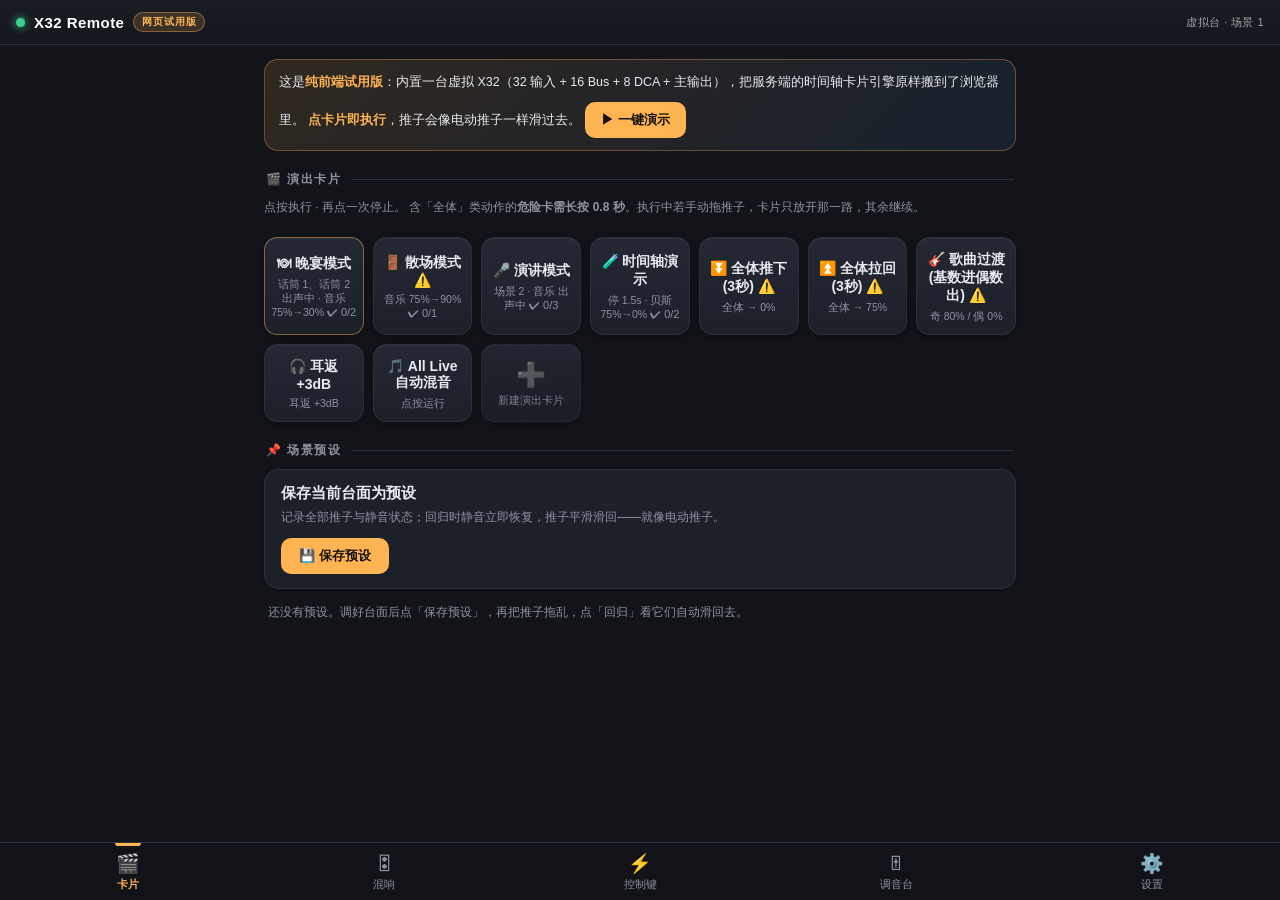
<file: outputs/X32Remote-WebDemo.html>
<!DOCTYPE html>
<html lang="zh-CN">
<head>
<meta charset="utf-8">
<meta name="viewport" content="width=device-width, initial-scale=1, maximum-scale=1, user-scalable=no">
<meta name="theme-color" content="#121419">
<meta name="mobile-web-app-capable" content="yes">
<meta name="apple-mobile-web-app-capable" content="yes">
<meta name="apple-mobile-web-app-status-bar-style" content="black-translucent">
<meta name="apple-mobile-web-app-title" content="X32 遥控试用">
<!-- ⚠️ CSP: 离线版没有服务端可加响应头，只能用 meta。本页是单文件内联 script+style，
     所以 script-src/style-src 必须开 'unsafe-inline'（拆成外部文件就能收紧）。
     frame-ancestors/base-uri/object-src 堵的是"被 iframe 套"和"改 base 标签劫持"这两类。 -->
<meta http-equiv="Content-Security-Policy"
      content="default-src 'self'; script-src 'self' 'unsafe-inline'; style-src 'self' 'unsafe-inline';
               img-src 'self' data:; connect-src 'self'; frame-ancestors 'self';
               object-src 'none'; base-uri 'self'">
<title>X32 Remote · 网页试用版</title>
<style>
  :root{--bg:#121419;--card:#1c2029;--card2:#232833;--txt:#e9ebf0;--sub:#8d93a0;
        --line:#2b303b;--accent:#ffb454;--accent2:#4da3ff;
        --green:#3ecf8e;--red:#ff6b6b;--track:#0d0f13}
  *{box-sizing:border-box;margin:0;padding:0}
  html,body{overscroll-behavior-y:contain}
  body{font-family:-apple-system,"Segoe UI","Microsoft YaHei",sans-serif;
       background:var(--bg);color:var(--txt);padding-bottom:74px;overflow-x:hidden;
       -webkit-tap-highlight-color:transparent;touch-action:manipulation}
  button,.mute,input[type=range],.tile{touch-action:manipulation}
  ::selection{background:var(--accent);color:#141414}

  header{position:sticky;top:0;z-index:9;
         background:linear-gradient(180deg,#191d24,#14171d);color:#fff;
         padding:12px 16px;font-size:15px;font-weight:700;letter-spacing:.03em;
         display:flex;align-items:center;gap:9px;border-bottom:1px solid var(--line)}
  header .dot{width:9px;height:9px;border-radius:50%;background:var(--green);
              box-shadow:0 0 8px var(--green);animation:pulse 1.6s infinite;flex:none}
  @keyframes pulse{50%{opacity:.4}}
  header .tag{font-size:10px;font-weight:700;letter-spacing:.08em;flex:none;
              background:rgba(255,180,84,.16);color:var(--accent);
              border:1px solid rgba(255,180,84,.4);border-radius:20px;padding:2px 8px}
  /* 中文长串在 flex 里没有断点，必须允许收缩，否则会撑宽整页 */
  header small{font-weight:400;opacity:.6;margin-left:auto;font-size:11px;
               font-variant-numeric:tabular-nums;text-align:right;line-height:1.35;
               min-width:0;overflow:hidden;text-overflow:ellipsis;white-space:nowrap}
  header .brand{flex:none}
  @media (max-width:420px){ header small{font-size:10px} }

  nav{position:fixed;bottom:0;left:0;right:0;display:flex;z-index:10;
      background:rgba(18,20,25,.93);backdrop-filter:blur(12px);border-top:1px solid var(--line)}
  nav button{flex:1;border:0;background:none;padding:9px 0 8px;font-size:11px;
             color:var(--sub);position:relative;cursor:pointer}
  nav button.on{color:var(--accent);font-weight:700}
  nav button.on::before{content:"";position:absolute;top:0;left:50%;transform:translateX(-50%);
                        width:26px;height:3px;border-radius:0 0 3px 3px;background:var(--accent)}
  nav .ic{display:block;font-size:19px;margin-bottom:2px}

  .page{display:none;padding:14px 14px 20px;max-width:780px;margin:0 auto}
  .page.on{display:block;animation:pagein .18s ease-out}
  @keyframes pagein{from{opacity:0;transform:translateY(4px)}to{opacity:1;transform:none}}
  h3{display:flex;align-items:center;gap:10px;font-size:12px;color:var(--sub);
     margin:20px 2px 10px;font-weight:700;letter-spacing:.12em;text-transform:uppercase}
  h3::after{content:"";flex:1;height:1px;background:var(--line)}
  h3:first-child{margin-top:4px}
  .ds{font-size:12px;color:var(--sub);line-height:1.65}

  .banner{background:linear-gradient(135deg,rgba(255,180,84,.13),rgba(77,163,255,.09));
          border:1px solid rgba(255,180,84,.32);border-radius:14px;padding:12px 14px;
          font-size:12.5px;line-height:1.7;margin-bottom:6px}
  .banner b{color:var(--accent)}
  .banner .cta{display:inline-flex;align-items:center;gap:6px;margin-top:9px;
               background:var(--accent);color:#17130c;border:0;border-radius:10px;
               padding:9px 16px;font-size:13px;font-weight:800;cursor:pointer}
  .banner .cta:active{transform:scale(.96)}

  /* ---------- 卡片瓷砖 ---------- */
  .tilegrid{display:grid;grid-template-columns:repeat(auto-fill,minmax(98px,1fr));gap:9px}
  .tile{background:linear-gradient(180deg,var(--card2),var(--card));
        border:1px solid var(--line);border-radius:13px;padding:13px 6px 11px;
        text-align:center;font-size:14px;font-weight:700;cursor:pointer;user-select:none;
        min-height:64px;display:flex;flex-direction:column;align-items:center;
        justify-content:center;gap:4px;position:relative;overflow:hidden;
        box-shadow:0 2px 8px rgba(0,0,0,.35),inset 0 1px 0 rgba(255,255,255,.05);
        transition:transform .12s cubic-bezier(.22,1,.36,1),border-color .15s}
  .tile small{font-weight:500;color:var(--sub);font-size:11px;line-height:1.35}
  .tile:active{transform:scale(.94)}
  .tile.run{background:linear-gradient(180deg,#33291a,#282017);border-color:#6b5426;color:var(--accent)}
  .tile.run small{color:#c7a25e}
  .tile.pin{border-color:rgba(255,180,84,.45)}
  .tile.add{border-style:dashed;border-width:1.5px;color:var(--sub);opacity:.85;font-size:24px}
  .tile.add small{font-weight:400;font-size:11px}
  .tile.undo{border-color:rgba(77,163,255,.5);color:var(--accent2)}
  .tile .live{font-size:10.5px;font-weight:500;color:var(--sub);line-height:1.35}
  .tile .bar{width:82%;margin-top:5px}

  /* ---------- 推子行 ---------- */
  .row{display:flex;align-items:center;gap:10px;background:var(--card);
       border:1px solid var(--line);border-radius:12px;padding:9px 12px;margin-bottom:8px;
       box-shadow:0 1px 4px rgba(0,0,0,.3)}
  .meter{width:9px;height:36px;border-radius:4px;background:var(--track);overflow:hidden;
         display:flex;align-items:flex-end;flex:none;border:1px solid #23272f}
  .meter i{display:block;width:100%;height:0%;
           background:linear-gradient(to top,#3ecf8e 0 62%,#ffb454 62% 85%,#ff6b6b 85%);
           transition:height .12s linear}
  .num{font-size:11px;font-weight:600;color:var(--sub);width:64px;flex:none;letter-spacing:.03em}
  .num b{display:block;font-size:15px;color:var(--txt);font-variant-numeric:tabular-nums}
  .num small{display:block;font-size:10px;font-weight:500;color:#c7a25e;
             white-space:nowrap;overflow:hidden;text-overflow:ellipsis}
  .row input[type=range]{flex:1;-webkit-appearance:none;appearance:none;
                         background:transparent;height:30px;min-width:0}
  .row input[type=range]::-webkit-slider-runnable-track{height:7px;border-radius:4px;
    background:linear-gradient(90deg,#0d0f13,#31374a);box-shadow:inset 0 1px 3px rgba(0,0,0,.6)}
  .row input[type=range]::-webkit-slider-thumb{-webkit-appearance:none;width:24px;height:32px;
    margin-top:-13px;border-radius:6px;
    background:linear-gradient(180deg,#3d4454,#22262f);border:1px solid #4d566b;
    box-shadow:0 3px 8px rgba(0,0,0,.55),inset 0 1px 0 rgba(255,255,255,.12)}
  .row input[type=range]::-moz-range-track{height:7px;border-radius:4px;
    background:linear-gradient(90deg,#0d0f13,#31374a)}
  .row input[type=range]::-moz-range-thumb{width:22px;height:30px;border-radius:6px;
    background:linear-gradient(180deg,#3d4454,#22262f);border:1px solid #4d566b;
    box-shadow:0 3px 8px rgba(0,0,0,.55)}
  .db{font-size:11px;color:var(--sub);width:58px;text-align:right;flex:none;
      font-variant-numeric:tabular-nums}
  .mute{width:32px;height:32px;border-radius:50%;border:1.5px solid var(--line);
        background:var(--card2);color:var(--sub);font-weight:800;font-size:13px;
        flex:none;cursor:pointer;transition:background .15s,border-color .15s}
  .mute.on{background:var(--red);border-color:var(--red);color:#fff;
           box-shadow:0 0 10px rgba(255,107,107,.4)}
  .fadj{background:var(--card2);color:var(--sub);border:1px solid var(--line);
        border-radius:8px;min-width:26px;padding:6px 4px;font-size:13px;line-height:1;
        font-weight:700;flex:none;cursor:pointer}
  .fadj:active{background:var(--accent);color:#141414}

  /* ---------- 卡片 / 表单 ---------- */
  .card{background:var(--card);border:1px solid var(--line);border-radius:14px;
        padding:14px 16px;margin-bottom:10px;position:relative;
        box-shadow:0 1px 4px rgba(0,0,0,.3)}
  .card .nm{font-size:15px;font-weight:700;display:flex;align-items:center;gap:6px;flex-wrap:wrap}
  .card .ds{font-size:12px;color:var(--sub);margin:5px 0 10px}
  .card button{border:0;border-radius:10px;padding:9px 18px;font-size:13px;
               font-weight:700;cursor:pointer;background:var(--accent);color:#17130c;
               transition:transform .12s cubic-bezier(.22,1,.36,1),filter .15s}
  .card button:active{transform:scale(.95)}
  .card button:hover{filter:brightness(1.08)}
  .card button.stop{background:var(--red);color:#fff}
  .card button.ghost{background:#565d6d;color:#fff}
  .keybtn{min-width:100px;min-height:48px;font-size:15px;border-radius:12px;border:0;
          background:var(--accent);color:#17130c;font-weight:800;cursor:pointer}
  .bar{height:5px;border-radius:3px;background:var(--track);margin-top:11px;overflow:hidden}
  .bar i{display:block;height:100%;width:0;
         background:linear-gradient(90deg,#c98a3a,var(--accent));transition:width .15s}
  .prog{font-size:11px;color:var(--sub);margin-top:5px}
  .infobox{background:var(--card);border:1px solid var(--line);border-radius:14px;
           padding:14px 16px;font-size:13px;line-height:2}
  .infobox b{color:var(--accent)}
  #logbox{background:#0b0d10;color:#8fd6a2;font:11px/1.7 Menlo,Consolas,monospace;
          border:1px solid var(--line);border-radius:14px;padding:12px 14px;
          height:260px;overflow-y:auto;white-space:pre-wrap}
  /* ---------- 混响控制 ---------- */
  .fxpars{display:flex;flex-direction:column;gap:7px;margin-top:9px}
  .fxrow{display:flex;align-items:center;gap:10px}
  .fxlab{font-size:12px;color:var(--sub);width:66px;flex:none}
  .fxrow input[type=range]{flex:1;min-width:0;height:30px;-webkit-appearance:none;appearance:none;
                           background:transparent}
  .fxrow input[type=range]::-webkit-slider-runnable-track{height:7px;border-radius:4px;
    background:linear-gradient(90deg,#0d0f13,#31374a);box-shadow:inset 0 1px 3px rgba(0,0,0,.6)}
  .fxrow input[type=range]::-webkit-slider-thumb{-webkit-appearance:none;width:22px;height:28px;
    margin-top:-11px;border-radius:6px;background:linear-gradient(180deg,#3d4454,#22262f);
    border:1px solid #4d566b;box-shadow:0 3px 8px rgba(0,0,0,.55)}
  .fxrow input[type=range]::-moz-range-track{height:7px;border-radius:4px;background:#31374a}
  .fxrow input[type=range]::-moz-range-thumb{width:20px;height:26px;border-radius:6px;
    background:#3d4454;border:1px solid #4d566b}
  .fxval{font-size:12px;width:70px;text-align:right;flex:none;
         font-variant-numeric:tabular-nums;color:var(--txt)}
  .fx-tag{margin-left:auto;white-space:nowrap}
  .fxmini{background:var(--card2);color:var(--sub);border:1px solid var(--line);border-radius:8px;
          padding:6px 10px;font-size:11.5px;font-weight:700;cursor:pointer;flex:none}
  .fxmini:active{background:var(--accent2);color:#0f1115}
  #fxGroup .chip{padding:7px 11px}
  .fxnok{outline:1.5px solid var(--red);outline-offset:2px}
  .scenechip{display:inline-block;background:rgba(255,180,84,.12);color:var(--accent);
             border:1px solid rgba(255,180,84,.3);border-radius:20px;padding:3px 12px;
             font-size:12px;font-weight:700;font-variant-numeric:tabular-nums}
  .nkin{padding:9px 11px;border-radius:9px;border:1px solid var(--line);font-size:13px;
        background:var(--card2);color:var(--txt);font-family:inherit}
  .nkin::placeholder{color:#5b6170}
  select.nkin{cursor:pointer}
  .chipgrid{display:flex;flex-wrap:wrap;gap:6px;width:100%;margin:4px 0;
            border-radius:10px;padding:2px}
  .chipgrid.inv{outline:1.5px solid var(--red);outline-offset:2px}
  .chip{padding:6px 9px;border-radius:8px;border:1px solid var(--line);background:var(--card2);
        font-size:12px;font-weight:700;cursor:pointer;user-select:none;color:var(--txt);
        display:inline-flex;gap:5px;align-items:baseline;transition:background .12s,border-color .12s}
  .chip em{font-style:normal;font-weight:400;font-size:10px;color:var(--sub)}
  .chip.on{background:rgba(255,180,84,.16);border-color:var(--accent);color:var(--accent)}
  .chip.on em{color:#c7a25e}
  .readyok{color:#22c55e;font-weight:700;font-size:11px}
  .readyn{color:var(--sub);font-weight:400;font-size:11px}

  .modal{display:none;position:fixed;inset:0;z-index:60;background:rgba(8,10,14,.72);
         backdrop-filter:blur(3px);align-items:flex-end;justify-content:center}
  .modal.on{display:flex}
  .mdlg{background:var(--card);border:1px solid var(--line);border-radius:18px 18px 0 0;
        width:100%;max-width:580px;max-height:88vh;overflow-y:auto;
        padding:18px 18px calc(18px + env(safe-area-inset-bottom));animation:mup .22s ease}
  @keyframes mup{from{transform:translateY(30px);opacity:0}}
  @media(min-width:700px){.modal{align-items:center}.mdlg{border-radius:16px}}
  .mhd{display:flex;align-items:center;justify-content:space-between;margin-bottom:8px}
  .mhd b{font-size:16px}
  .mclose{border:0;background:var(--card2);color:var(--sub);width:32px;height:32px;
          border-radius:50%;font-size:15px;cursor:pointer;flex:none}
  .merr{display:none;background:rgba(255,107,107,.12);border:1px solid var(--red);
        color:var(--red);border-radius:10px;padding:8px 12px;font-size:13px;margin-top:10px}
  .merr.on{display:block}
  .btnspin{opacity:.55;pointer-events:none}

  .toast{position:fixed;left:50%;bottom:88px;transform:translateX(-50%) translateY(14px);
         background:#241505;color:var(--accent);border:1px solid rgba(255,180,84,.55);
         border-radius:12px;padding:11px 18px;font-size:13px;font-weight:600;
         box-shadow:0 6px 22px rgba(0,0,0,.55);z-index:9999;opacity:0;
         transition:opacity .3s,transform .3s;max-width:86vw;pointer-events:none;text-align:center}
  .toast.in{opacity:1;transform:translateX(-50%) translateY(0)}
  .holdbar{position:absolute;left:0;bottom:0;height:4px;width:0;background:var(--red);
           border-radius:3px;z-index:5;box-shadow:0 0 8px rgba(255,107,107,.6)}

  @media (max-width:768px){
    .mute{width:44px;height:44px}
    .row input[type=range]{height:38px}
    .fadj{min-width:30px;padding:9px 4px}
    nav button{padding:11px 0 9px;font-size:12px}
    nav .ic{font-size:21px}
    .num{width:56px}
  }
</style>
</head>
<body>

<header>
  <span class="dot" id="conn"></span>
  <span class="brand">X32 Remote</span>
  <span class="tag">网页试用版</span>
  <small id="hdinfo">虚拟台 · 场景 1</small>
</header>

<!-- ==================== 卡片 ==================== -->
<div class="page on" id="pg-cards">
  <div class="banner">
    这是<b>纯前端试用版</b>：内置一台虚拟 X32（32 输入 + 16 Bus + 8 DCA + 主输出），把服务端的时间轴卡片引擎原样搬到了浏览器里。
    <b>点卡片即执行</b>，推子会像电动推子一样滑过去。
    <button class="cta" onclick="demoRun()">▶ 一键演示</button>
  </div>
  <h3>🎬 演出卡片</h3>
  <div class="ds" style="margin-bottom:10px">点按执行 · 再点一次停止。
    含「全体」类动作的<b>危险卡需长按 0.8 秒</b>。执行中若手动拖推子，卡片只放开那一路，其余继续。</div>
  <div class="tilegrid" id="undoRow" style="grid-template-columns:repeat(auto-fill,minmax(230px,1fr));margin-bottom:9px"></div>
  <div class="tilegrid" id="tileCards"></div>
  <h3>📌 场景预设</h3>
  <div class="card">
    <div class="nm">保存当前台面为预设</div>
    <div class="ds">记录全部推子与静音状态；回归时静音立即恢复，推子平滑滑回——就像电动推子。</div>
    <button onclick="saveSnap()">💾 保存预设</button>
  </div>
  <div id="snaplist"></div>
</div>

<!-- ==================== 控制键 ==================== -->
<div class="page" id="pg-keys">
  <h3>⚡ 控制键</h3>
  <div class="ds" style="margin-bottom:10px">点按 = 按步长渐变增减目标推子，<b>按住可连发</b>。适合现场耳返、主输出这类微调。</div>
  <div id="keylist"></div>
</div>

<!-- ==================== 调音台 ==================== -->
<div class="page" id="pg-mix">
  <h3>🎚 输入通道 1-32 <span class="scenechip" id="scene">场景 1</span></h3>
  <div id="chlist"></div>
  <h3>Aux In 辅助输入 1-6</h3><div id="auxlist"></div>
  <h3>USB 播放返回 1-2</h3><div id="usblist"></div>
  <h3>FX Return 效果返回 1-8</h3><div id="fxretlist"></div>
  <h3>📤 输出 Bus 1-16</h3><div id="buslist"></div>
  <h3>Matrix 矩阵输出 1-6</h3><div id="mtxlist"></div>
  <h3>主输出 Main LR</h3><div id="mainrow"></div>
  <h3>DCA 编组 1-8</h3><div id="dcalist"></div>
</div>

<!-- ==================== 混响 ==================== -->
<div class="page" id="pg-fx">
  <h3>🎛 混响控制 · Tap 定拍</h3>
  <div class="card">
    <div class="nm">🎛 效果库来源：<span id="fxConsoleName">—</span>
      <span class="ds" id="fxConsoleTag" style="margin:0"></span></div>
    <div class="ds" id="fxConsoleNote">效果槽、算法清单与参数索引都来自<b>当前控台驱动</b> —— 在「设置」里换控台，这里会自动换库。</div>
    <div class="ds" style="margin:6px 0 0">本页是<b>单文件离线试用版</b>：浏览器发不了 UDP，
      所以这里没有「从真台同步效果」—— 那需要实际控制台外加桥接真台。</div>
  </div>
  <div class="ds" style="margin-bottom:10px"><b id="fxConsoleName2">当前控台</b> 的 8 个效果槽。给槽选一个混响算法后就能调<b>混响时间</b>、预延迟、阻尼与混合比；
    <b>Tap</b> 定拍可把混响时间算到节拍上，再按「同步设置」铺给联动的其他槽。语义与真实实现（服务端 / App）完全一致。</div>

  <div class="card">
    <div class="nm">🥁 Tap 定拍</div>
    <div class="ds">连点 2 下以上。取最近 8 个间隔的均值算 BPM（比只看最后一拍稳得多）；间隔超过 2 秒自动重新开始，靠得太近的抖动会被忽略。</div>
    <div style="display:flex;gap:12px;align-items:center;flex-wrap:wrap;margin:10px 0">
      <button id="tapBtn" style="font-size:20px;font-weight:800;letter-spacing:.08em;
        padding:16px 34px;border-radius:16px">TAP</button>
      <div style="font-size:13px;line-height:1.7">
        <b id="tapBpm" style="font-size:17px;font-variant-numeric:tabular-nums">— BPM</b><br>
        <span class="ds" id="tapInfo" style="margin:0">连点 2 下以上定拍</span></div>
      <button class="ghost" onclick="tapReset()">清零</button>
      <button style="background:var(--green);color:#0f1115;font-weight:800" onclick="tapApply()">↧ 换算并写入</button>
    </div>
    <div style="display:flex;gap:14px;align-items:center;flex-wrap:wrap">
      <label style="font-size:13px">时值 <select id="fxNote" class="nkin"></select></label>
      <label style="font-size:13px;display:flex;gap:5px;align-items:center">
        <input type="checkbox" id="fxDotted"> 附点 ×1.5</label>
      <span class="ds" id="fxTapSecs" style="margin:0"></span>
    </div>
  </div>

  <div class="card">
    <div class="nm">🔗 同步设置</div>
    <div class="ds">决定「谁说了算」——软件与台面互相写最容易踩的坑是回声回环。切不同模式后，用下面每个槽的
      「🎛 台面改」按钮模拟真台手动改动，就能直接看出差别。</div>
    <div style="display:flex;gap:14px;align-items:center;flex-wrap:wrap;margin:8px 0">
      <label style="font-size:13px">模式 <select id="fxMode" class="nkin">
        <option value="software">软件主导（软件改→铺全组；台面改只镜像）</option>
        <option value="console">台面主导（台面改→铺全组；软件改不外扩）</option>
        <option value="both">双向互同步（谁改都铺全组）</option>
      </select></label>
      <label style="font-size:13px;display:flex;gap:5px;align-items:center">
        <input type="checkbox" id="fxFollow"> 跟随 Tap（Tap 结果自动写入联动组）</label>
    </div>
    <div class="ds" style="margin:0 0 6px">联动组 — 勾选的槽互相同步混响时间（全不勾 = 所有混响槽）:</div>
    <div id="fxGroup" style="display:flex;gap:6px;flex-wrap:wrap"></div>
  </div>

  <h3>🎚 效果槽 1-8</h3>
  <div class="ds" style="margin-bottom:10px">每个槽的「🎛 台面改时间」用来模拟<b>真台上有人手动拧了混响</b>：
    这条路径会经过回声抑制判断，是验证双向同步的地方。看「设置 → 日志」能读到每一步。</div>
  <div id="fxlist"></div>
</div>

<!-- ==================== 设置 ==================== -->
<div class="page" id="pg-set">
  <div class="infobox">
    <b>关于这个试用版</b><br>
    引擎跑在你的浏览器里，台面只存在于本页内存（可选存到本地浏览器）。<br>
    真实产品里，同一套卡片引擎分别跑在：<b>电脑服务端</b>（Web 控制台 + 桥接真台）、
    <b>Android App</b>、<b>iOS App</b>。<br>
    「混响」页里的 <b>Tap 定拍</b> 与 <b>混响时间同步</b> 用的是同一套语义，
    包括三端共用的<b>回声抑制</b>（自己刚下发给真台的值，回读时直接吸收、不再二次广播）。
  </div>
  <h3>⚠️ 为什么不能直接连真调音台</h3>
  <div class="card">
    <div class="nm">浏览器发不了 UDP</div>
    <div class="ds" style="margin-bottom:0">X32 用 UDP 10023 的 OSC 协议通信，而网页受沙箱限制只能发 HTTP/WebSocket，
      <b>没有权限发原始 UDP 包</b>。所以真机控制必须由一个本地进程或原生 App 来做——这也是为什么桌面端要跑一个常驻服务、手机端要装 App。
      本页演示的是<b>界面与引擎逻辑</b>，协议部分的语义（时间轴、冲突策略、79 路全体）与真实实现完全一致。</div>
  </div>
  <h3>🎛 控台型号 (驱动层)</h3>
  <div class="card">
    <div class="ds">卡片动作走的是同一套「语义目标」管道，由控台驱动翻译成真实地址 —— 所以
      同一张卡片能换控台使用。X32 与 M32 同协议（M32 是 Midas 贴牌），驱动完全复用。</div>
    <div style="display:flex;gap:8px;flex-wrap:wrap;align-items:center">
      <select id="ctrlSel" class="nkin" style="min-width:230px"></select>
      <span id="ctrlStat" style="font-size:12px"></span>
    </div>
    <div id="ctrlNote" class="ds" style="margin-top:8px"></div>
  </div>
  <h3>🔧 控制键步长与渐变速度</h3>
  <div class="card">
    <div style="display:flex;gap:14px;align-items:center;flex-wrap:wrap">
      <label style="font-size:13px">步长
        <select id="stepSel" class="nkin" style="margin-left:6px">
          <option value="1.5">1.5 dB</option><option value="3" selected>3 dB</option><option value="6">6 dB</option>
        </select></label>
      <label style="font-size:13px">渐变
        <select id="rampSel" class="nkin" style="margin-left:6px">
          <option value="0">瞬间</option><option value="0.4" selected>0.4 秒</option>
          <option value="1">1 秒</option><option value="2">2 秒</option>
        </select></label>
    </div>
  </div>
  <h3>🏷 通道命名</h3>
  <div class="card">
    <div class="ds">给通道起名字，卡片和推子行就显示「音乐」「人声」而不是「15」。</div>
    <div style="display:flex;gap:8px;flex-wrap:wrap;align-items:center">
      <select id="nmGroup" class="nkin"></select>
      <select id="nmIdx" class="nkin"></select>
      <input id="nmVal" class="nkin" style="flex:1;min-width:120px" placeholder="名称(最长12字),留空=清除" maxlength="12">
      <button onclick="saveName()">💾 保存</button>
    </div>
  </div>
  <h3>🗑 管理卡片</h3>
  <div id="cardlist"></div>
  <h3>⌨️ 管理控制键</h3>
  <div id="managelist"></div>
  <h3>📦 配置导入 / 导出</h3>
  <div class="card">
    <div class="ds">导出 JSON 备份；导入会覆盖现有卡片／控制键／命名（台面推子状态不受影响）。</div>
    <div style="display:flex;gap:8px;flex-wrap:wrap;align-items:center">
      <button onclick="doExport()">📤 导出配置</button>
      <button class="ghost" onclick="document.getElementById('impFile').click()">📥 选择文件导入</button>
      <button class="ghost" onclick="resetAll()">♻️ 恢复出厂</button>
      <input type="file" id="impFile" accept=".json,application/json" style="display:none">
    </div>
  </div>
  <h3>OSC / 引擎日志</h3>
  <div id="logbox"></div>
</div>

<nav>
  <button class="on" data-p="cards"><span class="ic">🎬</span>卡片</button>
  <button data-p="fx"><span class="ic">🎛</span>混响</button>
  <button data-p="keys"><span class="ic">⚡</span>控制键</button>
  <button data-p="mix"><span class="ic">🎚</span>调音台</button>
  <button data-p="set"><span class="ic">⚙️</span>设置</button>
</nav>

<!-- ==================== 卡片编辑弹窗 ==================== -->
<div class="modal" id="cardModal">
  <div class="mdlg" role="dialog" aria-label="编辑演出卡片">
    <div class="mhd"><b id="cardModalTitle">➕ 新建演出卡片</b>
      <button class="mclose" onclick="closeCardModal()" aria-label="关闭">✕</button></div>
    <div class="ds">把一组动作按顺序拼成一张卡片。先放瞬时动作（静音／切场景），再放渐变动作；同一条动作可勾选多个目标。</div>
    <div style="display:flex;gap:8px;flex-wrap:wrap;margin:8px 0">
      <input id="ncName" class="nkin" placeholder="卡片名称 *必填" style="flex:1;min-width:150px">
      <input id="ncDesc" class="nkin" placeholder="一句话描述(可选)" style="flex:2;min-width:160px">
    </div>
    <div style="display:flex;gap:8px;flex-wrap:wrap;align-items:center">
      <select id="caKind" class="nkin"></select>
      <span id="caParams" style="display:flex;gap:8px;flex-wrap:wrap;align-items:center;width:100%"></span>
      <button onclick="addAct()">＋加入动作</button>
    </div>
    <div id="actChips" style="margin-top:8px"></div>
    <div style="display:flex;gap:8px;align-items:center;margin-top:10px">
      <span style="font-size:12px;color:var(--sub)">执行完自动接续:</span>
      <select id="ncNext" class="nkin" style="flex:1"></select>
    </div>
    <div class="merr" id="cardErr"></div>
    <div style="display:flex;gap:10px;justify-content:flex-end;margin-top:14px">
      <button class="ghost" onclick="closeCardModal()">取消</button>
      <button id="cardSaveBtn" style="background:var(--green)" onclick="saveCard()">💾 保存卡片</button>
    </div>
  </div>
</div>

<script>
"use strict";
/* =====================================================================
   X32 Remote · 网页试用版
   把服务端 x32_simulator.py 的时间轴卡片引擎按原样语义搬到浏览器：
     · tick 50ms；cursor 恒等于动作结束时刻（start = at ?? cursor; cursor = start + dur）
     · 带 at 的动作并行；瞬时动作占 0 秒
     · wait 是纯 no-op（不写值、不 sleep，等待完全由 cursor 偏移提供）
     · fade_from 先把推子置到 frm，再取起点
     · unmute_all 覆盖 8 组共 79 路
     · 曲线 linear / ease_out / ease_in / smooth，公式与服务端一致
     · 手动干预只冻结被碰的那一路（INTERRUPTS），其余动作继续
     · 卡片链 next 有 0.4 秒喘息，防环（seen 集合 + 深度 16）
     · 停止时渐变就地冻结，不写终值
   ===================================================================== */

/* ---------------------------------------------------------------- 常量 */
const GROUPS = {
  ch:    {label:'输入通道', n:32, row:'c', pad:true},
  bus:   {label:'Bus 输出', n:16, row:'b'},
  dca:   {label:'DCA 编组', n:8,  row:'d'},
  auxin: {label:'Aux In',   n:6,  row:'a'},
  usb:   {label:'USB 返回', n:2,  row:'u'},
  fxret: {label:'FX 返回',  n:8,  row:'x'},
  mtx:   {label:'Matrix',   n:6,  row:'t'},
  main:  {label:'主输出',   n:1,  row:'m', zeroBased:true},
};
const GROUP_ORDER = ['ch','auxin','usb','fxret','bus','mtx','main','dca'];
const ROW2GROUP = {};  GROUP_ORDER.forEach(g => ROW2GROUP[GROUPS[g].row] = g);
// main 在服务端用 idx 0
const idxRange = g => GROUPS[g].zeroBased ? [0] : Array.from({length:GROUPS[g].n}, (_,i)=>i+1);

/* ---------------------------------------------------------------- HTML 转义 */
// ⚠️ 卡片名/描述/控制键名/图标/通道名/快照名 全部由用户输入，并且存在
//    localStorage 里（可以被任意脚本或导入的配置改写）。凡是拼进 innerHTML 的
//    用户可控串都必须过 esc() —— 少一个转义就是"本地数据 → 任意 JS 执行"。
//    新增 innerHTML 拼接地时先问自己：这里面哪个字段是用户填的？
function esc(s){
  return String(s == null ? '' : s)
    .replace(/&/g,'&amp;').replace(/</g,'&lt;').replace(/>/g,'&gt;')
    .replace(/"/g,'&quot;').replace(/'/g,'&#39;');
}

const FADE_KINDS = ['fade_all','fade_odd_even','fade_ch','fade_bus','fade_from','fade_from_bus','rel_db'];
const DANGER     = ['unmute_all','fade_all','fade_odd_even'];
const CURVES     = {linear:'直线', ease_out:'先快后慢', ease_in:'先慢后快', smooth:'S 形'};

const ACTION_MENU = [
  ['mute','静音通道 (可多选)'], ['mute_bus','静音 Bus (可多选)'], ['scene','切换场景'],
  ['unmute_all','全部取消静音'], ['wait','等待 / 停顿'],
  ['fade_all','全体推子渐变'], ['fade_odd_even','奇偶过渡'],
  ['fade_ch','通道渐变 (可多选)'], ['fade_bus','Bus 渐变 (可多选)'],
  ['fade_from','通道从指定值渐变'], ['fade_from_bus','Bus 从指定值渐变'],
  ['rel_db','相对增减 dB (可多选)'],
  ['set','⚡ 通用设置 (任意目标 + 值)'],
  ['osc','⚠️ 原始 OSC (高级 · 仅当前控台)'],
];
const MULTI_GROUP = {mute:'ch', mute_bus:'bus', fade_ch:'ch', fade_bus:'bus'};

/* =====================================================================
   控台驱动层
   卡片动作、控制键都走 (kind, idx) 这个**语义管道**（ch_fader 就是"某个输入
   通道的推子"，里面不含任何协议信息）。把 kind 翻译成真实地址的活，全部收敛到
   下面的 profile。换控台 = 换一个 profile，动作层一行都不用改。

   ⚠️ 约定：不支持的 kind，addrFor() 必须返回 null —— 让"不支持"变成**看得见的
   降级**，而不是静默写到别的地方。未标定的控台一律**拒绝写入并记日志**：宁可不动，
   也不要蒙错地址（蒙错的后果是"写到了别的参数上"，比完全不动难排查得多）。
   ===================================================================== */
const X32_ADDR = {
  fader: { ch_fader:'/ch/%02d/mix/fader', bus_fader:'/bus/%02d/mix/fader',
           dca_fader:'/dca/%02d/fader', auxin_fader:'/auxin/%02d/mix/fader',
           usb_fader:'/usb/%02d/mix/fader', fxret_fader:'/fxret/%02d/mix/fader',
           mtx_fader:'/mtx/%02d/mix/fader', main_fader:'/main/st/mix/fader' },
  on:    { ch_on:'/ch/%02d/mix/on', bus_on:'/bus/%02d/mix/on', dca_on:'/dca/%02d/on',
           auxin_on:'/auxin/%02d/mix/on', usb_on:'/usb/%02d/mix/on',
           fxret_on:'/fxret/%02d/mix/on', mtx_on:'/mtx/%02d/mix/on',
           main_on:'/main/st/mix/on' },
};
// ⚠️ Main 地址没有 %02d 占位符，绝不可做格式化 —— 历史上这里抛过 TypeError
//    并被 try/except 吞掉，导致桥接真台时主输出从来没被转发过（规范 §3.5 第 4 条）。
const CTRL_PROFILES = {
  x32: { label:'X32', vendor:'Behringer', transport:'osc', ready:true, verified:true,
         note:'', addr:X32_ADDR,
         counts:{ch:32, bus:16, dca:8, auxin:6, usb:2, fxret:8, mtx:6, fx:8} },
  // M32 是 Midas 贴牌的同代产品，OSC 地址表与 X32 完全一致 —— 同一张表直接复用
  m32: { label:'M32', vendor:'Midas', transport:'osc', ready:true, verified:true,
         note:'', addr:X32_ADDR,
         counts:{ch:32, bus:16, dca:8, auxin:6, usb:2, fxret:8, mtx:6, fx:8} },
  wing: { label:'Wing', vendor:'Behringer', transport:'osc', ready:false, verified:false,
          addr:null, fxAlgos:null, note:'Wing 是全新平台，OSC 地址空间与 X32 不通用，地址表待填',
          counts:{ch:48, bus:16, dca:8, auxin:8, usb:4, fxret:8, mtx:8, fx:16} },
  yamaha: { label:'Yamaha DM3 / TF / QL', vendor:'Yamaha', transport:'osc',
            ready:false, verified:false, addr:null, fxAlgos:null,
            note:'Yamaha 各型号的 OSC/MIDI 接口不一致，需按型号分别标定',
            counts:{ch:48, bus:24, dca:12, auxin:8, usb:2, fxret:8, mtx:12, fx:8} },
  ah: { label:'Allen & Heath dLive / SQ', vendor:'Allen & Heath', transport:'midi',
        ready:false, verified:false, addr:null, fxAlgos:null,
        note:'A&H 走 TCP MIDI 而非 OSC，除地址表外还需一层 MIDI 消息编码',
        counts:{ch:64, bus:32, dca:16, auxin:8, usb:2, fxret:8, mtx:16, fx:8} },
};
const ST_PENDING = ['ch_fader','ch_on','bus_fader','bus_on','dca_fader','dca_on',
  'main_fader','main_on','auxin_fader','usb_fader','fxret_fader','mtx_fader',
  'auxin_on','usb_on','fxret_on','mtx_on','ch_dca','fx_type','fx_on','fx_mix','fx_name'];
let PROFILE_ID = 'x32';
function profile(){ return CTRL_PROFILES[PROFILE_ID] || CTRL_PROFILES.x32; }
function addrFor(kind, idx){
  const p = profile();
  if (!p.ready || !p.addr) return null;         // 未标定 → 明确的"不支持"
  if (kind === 'ch_dca') return '/ch/' + String(idx).padStart(2,'0') + '/mix/dca';
  if (kind.indexOf('fx_') === 0){
    if (kind === 'fx_type') return '/fx/' + idx + '/type';
    if (kind === 'fx_name') return '/fx/' + idx + '/config/name';
    if (kind === 'fx_on')   return '/fx/' + idx + '/on';
    if (kind === 'fx_mix')  return '/fx/' + idx + '/mix';
    return '/fx/' + idx + '/par/' + kind.slice(7);   // fx_par_01 → /fx/1/par/01
  }
  if (kind === 'main_fader') return p.addr.fader.main_fader;   // 无占位符, 不格式化
  if (kind === 'main_on')    return p.addr.on.main_on;
  const m = (kind.slice(-6) === '_fader') ? 'fader' : 'on';   // '_fader' 是 6 个字符
  const tpl = p.addr[m][kind];
  return tpl ? tpl.replace('%02d', String(idx).padStart(2,'0')) : null;
}
function parseAddr(a){
  let m = a.match(/^\/ch\/(\d+)\/mix\/(fader|on)$/);
  if (m) return ['ch_' + m[2], +m[1]];
  m = a.match(/^\/bus\/(\d+)\/mix\/(fader|on)$/);
  if (m) return ['bus_' + m[2], +m[1]];
  m = a.match(/^\/dca\/(\d+)\/(fader|on)$/);
  if (m) return ['dca_' + m[2], +m[1]];
  m = a.match(/^\/main\/st\/mix\/(fader|on)$/);
  if (m) return ['main_' + m[1], 0];
  m = a.match(/^\/(auxin|usb|fxret|mtx)\/(\d+)\/mix\/(fader|on)$/);
  if (m) return [m[1] + '_' + m[3], +m[2]];
  m = a.match(/^\/fx\/(\d+)\/(type|on|mix)$/);
  if (m) return ['fx_' + m[2], +m[1]];
  m = a.match(/^\/fx\/(\d+)\/par\/(\d+)$/);
  if (m) return ['fx_par_' + m[2], +m[1]];
  return null;
}

/* ---- 通用动作 set 的分组 / 参数表（与服务端 SET_GROUPS/SET_PARAMS 对齐）---- */
const ST_GROUPS = [['ch','输入通道',32],['bus','Bus 输出',16],['dca','DCA 编组',8],
  ['main','主输出',1],['auxin','Aux In',6],['usb','USB 返回',2],['fxret','FX 返回',8],
  ['mtx','Matrix',6],['fx','FX 效果槽',8],['scene','场景',99]];
const ST_PARAMS = { ch:['fader','on'], bus:['fader','on'], dca:['fader','on'],
  main:['fader','on'], auxin:['fader','on'], usb:['fader','on'],
  fxret:['fader','on'], mtx:['fader','on'],
  fx:['time','predelay','damp','mix','on','type','name'], scene:['load'] };
const ST_PLABEL = { fader:'推子 %', on:'开关 (1开启/0静音)', mix:'混合比 (0-1)',
  time:'混响时间 (秒)', predelay:'预延迟 (毫秒)', damp:'阻尼 (0-1)',
  type:'算法 (HALL/PLATE/ROOM/…)', name:'名称 (文本)', load:'切场景' };
function setTargetId(tg){ return (tg && tg.group === 'main') ? 0 : (+((tg || {}).id) || 1); }
function resolveSetTarget(g, p, idx){
  if (!ST_PARAMS[g]) return null;
  if (p === undefined || p === null || p === '') p = (g === 'scene') ? 'load' : 'fader';
  if (ST_PARAMS[g].indexOf(p) < 0) return null;
  if (g === 'scene') return 'scene';          // 场景是"动作"而非"值", 单独走
  if (g === 'fx'){
    if (['type','name','on','mix'].indexOf(p) >= 0) return 'fx_' + p;
    const slot = (FX && FX[+idx]) ? FX[+idx] : null;
    const algo = (slot && slot.type) ? fxAlgos()[slot.type] : null;
    if (!algo) return null;                   // 空槽没有时间/预延迟/阻尼
    return 'fx_par_' + String(algo[p]).padStart(2,'0');
  }
  return g + '_' + p;
}

const LS_KEY = 'x32webdemo.v1';

/* ---------------------------------------------------------------- 曲线 / dB */
function curveRatio(r, curve){
  r = Math.min(Math.max(r, 0), 1);
  if (curve === 'ease_out') return 1 - Math.pow(1 - r, 2);
  if (curve === 'ease_in')  return r * r;
  if (curve === 'smooth')   return r * r * (3 - 2 * r);
  return r;
}
function faderToDb(f){
  if (f <= 0) return -90;
  if (f >= 0.75) return (f - 0.75) / 0.25 * 10;
  return 20 * Math.log10(f / 0.75);
}
function dbToFader(db){
  db = Math.min(Math.max(db, -90), 10);
  if (db <= -89.5) return 0;
  if (db >= 10) return 1;
  return db >= 0 ? 0.75 + db / 10 * 0.25 : 0.75 * Math.pow(10, db / 20);
}
const dbTxt = f => f <= 0.001 ? '-∞' : faderToDb(f).toFixed(1);

/* ---------------------------------------------------------------- 台面状态 */
const K2G = { ch_fader:'ch', bus_fader:'bus', dca_fader:'dca', auxin_fader:'auxin',
              usb_fader:'usb', fxret_fader:'fxret', mtx_fader:'mtx', main_fader:'main' };

let M;            // 台面：M[group][idx] = {fader, on}
let NAMES;        // 命名：NAMES[group][idx] = '音乐'
let CARDS, KEYS, KEYCFG, SNAPS;
let scene = 1;

function blankConsole(){
  const M2 = {};
  for (const g of GROUP_ORDER){
    M2[g] = {};
    for (const i of idxRange(g)) M2[g][i] = {fader:0.75, on:1};
  }
  M2.ch[15] = {fader:0.75, on:1};
  return M2;
}
function blankNames(){
  // 一台有代表性的初始命名，方便一眼看懂台面在干什么
  const n = {ch:{}, bus:{}, dca:{}, auxin:{}, usb:{}, fxret:{}, mtx:{}, main:{}};
  n.ch[1] = '话筒 1'; n.ch[2] = '话筒 2'; n.ch[3] = '吉他'; n.ch[4] = '贝斯';
  n.ch[5] = '键盘'; n.ch[6] = '鼓组'; n.ch[7] = '和声'; n.ch[8] = '弦乐';
  n.ch[15] = '音乐'; n.ch[16] = '主持人';
  n.bus[1] = '主扩左'; n.bus[2] = '主扩右'; n.bus[15] = '耳返';
  n.dca[1] = '乐器组'; n.dca[2] = '人声组';
  n.main[0] = '主输出';
  return n;
}

/* ---------------------------------------------------------------- 默认配置 */
function defaultCards(){
  return [
    { id:'dinner', name:'🍽 晚宴模式', pin:true, next:'leave',
      desc:'静音话筒 → 音乐 10 秒渐弱；完成后自动接续「散场模式」',
      actions:[ {kind:'mute', chs:[1,2]},
                {kind:'fade_from', ch:15, frm:0.75, to:0.30, duration:10, curve:'linear'} ] },

    { id:'leave', name:'🚪 散场模式', desc:'全部取消静音 → 音乐从 0 经 5 秒渐强到 90%',
      actions:[ {kind:'unmute_all'},
                {kind:'fade_from', ch:15, frm:0.0, to:0.90, duration:5, curve:'linear'} ] },

    { id:'speech', name:'🎤 演讲模式', desc:'切场景 2 → 音乐静音 → 话筒 1 用 S 形曲线 3 秒渐强到 90%',
      actions:[ {kind:'scene', scene:2}, {kind:'mute', chs:[15]},
                {kind:'fade_ch', chs:[1], to:0.90, duration:3, curve:'smooth'} ] },

    { id:'timeline', name:'🧪 时间轴演示', desc:'等待 1.5 秒 ∥ 第 4 路并行淡出 → 第 5、6 路 3 秒推下（演示 at 并行与 cursor 顺延）',
      actions:[ {kind:'wait', duration:1.5},
                {kind:'fade_ch', chs:[4], to:0.0, duration:2, curve:'ease_in', at:0},
                {kind:'fade_ch', chs:[5,6], to:0.25, duration:3, curve:'ease_out'} ] },

    { id:'sync_down', name:'⏬ 全体推下 (3秒)', desc:'全部 79 路推子 3 秒同步拉到底，先快后慢收尾',
      actions:[ {kind:'fade_all', to:0.0, duration:3, curve:'ease_out'} ] },

    { id:'sync_up', name:'⏫ 全体拉回 (3秒)', desc:'全部推子 3 秒平滑拉回 0 dB，S 形缓入缓出',
      actions:[ {kind:'fade_all', to:0.75, duration:3, curve:'smooth'} ] },

    { id:'odd_even', name:'🎸 歌曲过渡 (基数进偶数出)', desc:'奇数通道 4 秒渐入到 80%，偶数同时渐出',
      actions:[ {kind:'fade_odd_even', odd_to:0.8, even_to:0.0, duration:4, curve:'linear'} ] },

    { id:'iem_up', name:'🎧 耳返 +3dB', desc:'耳返 Bus 15 相对提升 3 dB（rel_db 相对动作，2 秒）',
      actions:[ {kind:'rel_db', group:'bus', buses:[15], delta_db:3, duration:2, curve:'smooth'} ] },

    { id:'alllive', name:'🎵 All Live 自动混音', desc:'前 8 路推子随节拍自动起伏 12 秒——电动推子玩具同款',
      actions:[] },
  ];
}
function defaultKeys(){
  return [
    { id:'iem_up',  name:'耳返 增大',   icon:'🎧➕', kind:'bus',  idx:15, sign:+1 },
    { id:'iem_dn',  name:'耳返 减小',   icon:'🎧➖', kind:'bus',  idx:15, sign:-1 },
    { id:'main_up', name:'主输出 增大', icon:'🔊➕', kind:'main', idx:0,  sign:+1 },
    { id:'main_dn', name:'主输出 减小', icon:'🔉➖', kind:'main', idx:0,  sign:-1 },
    { id:'dca1_up', name:'乐器组 增大', icon:'🎸➕', kind:'dca',  idx:1,  sign:+1 },
    { id:'dca1_dn', name:'乐器组 减小', icon:'🎸➖', kind:'dca',  idx:1,  sign:-1 },
  ];
}

/* ---------------------------------------------------------------- 持久化 */
function save(){
  try{
    localStorage.setItem(LS_KEY, JSON.stringify({CARDS, KEYS, KEYCFG, NAMES, M, scene, FX, FXSYNC, PROFILE_ID}));
  }catch(e){ /* 隐私模式等场景忽略 */ }
}
function load(){
  CARDS = defaultCards(); KEYS = defaultKeys();
  KEYCFG = {step_db:3, ramp:0.4}; SNAPS = [];
  M = blankConsole(); NAMES = blankNames(); scene = 1;
  FX = defaultFx(); FXSYNC = defaultFxSync();
  TAPST = {times:[], count:0, bpm:0}; FWD = {}; FX_FWD_CT = 0;
  try{
    const raw = localStorage.getItem(LS_KEY);
    if (raw){
      const d = JSON.parse(raw);
      if (Array.isArray(d.CARDS) && d.CARDS.length) CARDS = d.CARDS;
      if (Array.isArray(d.KEYS))  KEYS  = d.KEYS;
      if (d.KEYCFG) KEYCFG = Object.assign(KEYCFG, d.KEYCFG);
      if (d.NAMES)  NAMES = Object.assign(NAMES, d.NAMES);
      if (d.M)      M = Object.assign(M, d.M);
      if (typeof d.scene === 'number') scene = d.scene;
      if (d.FX){
        for (let s = 1; s <= 8; s++){
          const src = d.FX[s] || d.FX[String(s)];
          if (!src) continue;
          const t = String(src.type || '').toUpperCase();
          FX[s].type = (t && fxAlgos()[t]) ? t : '';
          FX[s].name = String(src.name || '').slice(0, 12);
          FX[s].on   = src.on ? 1 : 0;
          FX[s].mix  = Math.min(Math.max(+(src.mix != null ? src.mix : 0.25), 0), 1);
          FX[s].par  = {};
          if (src.par) for (const k in src.par){
            const n = +src.par[k];
            if (isFinite(n)) FX[s].par[+k] = n;
          }
        }
      }
      if (d.FXSYNC){
        const y = d.FXSYNC;
        FXSYNC.mode      = FX_MODE_LABEL[y.mode] ? y.mode : 'software';
        FXSYNC.group     = Array.isArray(y.group)
          ? y.group.map(Number).filter(x => x >= 1 && x <= 8) : [1, 2];
        FXSYNC.followTap = y.followTap !== false;
        FXSYNC.note      = FX_BEATS[y.note] ? y.note : '1/4';
        FXSYNC.dotted    = !!y.dotted;
        FXSYNC.bpm       = +y.bpm || 0;
        TAPST.bpm        = FXSYNC.bpm;
      }
      if (typeof d.PROFILE_ID === 'string' && CTRL_PROFILES[d.PROFILE_ID]) PROFILE_ID = d.PROFILE_ID;
    }
  }catch(e){ /* 坏数据就退回默认 */ }
}

/* ================================================================ 引擎 */
const ENG = {
  running:null, name:'', progress:0, step:'',
  gen:0, stopFlag:false,
  fadeZone:new Map(),     // 'kind:idx' -> 卡片名
  interrupts:new Set(),   // 本轮被接管的通道
  timer:null,
};
const fk = (kind, idx) => kind + ':' + idx;

function getValue(kind, idx){
  const g = K2G[kind] || kind.replace('_fader','');
  return (M[g] && M[g][idx]) ? M[g][idx].fader : 0;
}
function isOn(kind, idx){
  const g = (kind||'').replace('_on','');
  return (M[g] && M[g][idx]) ? M[g][idx].on : 1;
}
/** source: 'manual' 触发冲突检测，'action'/'dca'/'sync' 不触发 */
function setValue(kind, idx, value, source){
  if (source === 'manual') checkManual(kind, idx);
  if (kind.endsWith('_fader')){
    const g = K2G[kind];
    if (M[g] && M[g][idx]) M[g][idx].fader = Math.min(1, Math.max(0, +value));
  } else if (kind.endsWith('_on')){
    const g = kind.replace('_on','');
    if (M[g] && M[g][idx]) M[g][idx].on = value ? 1 : 0;
  }
}

function registerFade(targets, cardName){
  targets.forEach(([k,i]) => { ENG.interrupts.delete(fk(k,i)); ENG.fadeZone.set(fk(k,i), cardName); });
}
function unregisterFade(targets){
  targets.forEach(([k,i]) => ENG.fadeZone.delete(fk(k,i)));
}
function checkManual(kind, idx){
  const key = fk(kind, idx);
  const zone = ENG.fadeZone.get(key);
  if (!zone || ENG.interrupts.has(key)) return;
  ENG.interrupts.add(key);
  const g = (K2G[kind] || kind.replace('_fader',''));
  toast('⚠️ ' + label(g, idx) + ' 手动接管 — 卡片「' + zone + '」停止驱动该通道，其余动作继续');
  log('CONFLICT ' + label(g,idx) + ' 被手动接管（卡片「' + zone + '」）');
}

/* ---- 动作时长 / 标签 / 目标 ---- */
function actDuration(a){
  const k = a.kind;
  if (k === 'set'){
    // 通用设置默认**瞬时**（duration 缺省 0）；给了 duration 才占时间轴走渐变
    const d = +(a.duration !== undefined ? a.duration : 0) || 0;
    return d > 0 ? Math.max(0.05, d) : 0;
  }
  if (k === 'wait' || FADE_KINDS.indexOf(k) >= 0)
    return Math.max(0.05, +(a.duration !== undefined ? a.duration : 3) || 3);
  return 0;
}
// 本地台面（试用版固定 32/16/8/6/2/8/6）是否存在这个目标。
// 卡片可以按更大的编号保存（与服务端一致，见 SAVE_MAX），执行期在这里过滤 ——
// 超范围的**明确跳过**，而不是让 undefined 解引用把 rAF 循环炸掉。
function localExists(kind, idx){
  const g = K2G[kind] || kind.replace('_fader','').replace('_on','');
  return !!(M[g] && M[g][idx]);
}
function filterTargets(kind, list){
  return list.filter(i => localExists(kind, i));
}

function fadeTargetsFor(a){
  const k = a.kind, out = [];
  if (k === 'fade_all'){
    const to = +(a.to !== undefined ? a.to : 0);
    for (let i=1;i<=32;i++) out.push(['ch_fader', i, to]);
    for (let i=1;i<=16;i++) out.push(['bus_fader', i, to]);
    for (let i=1;i<=8;i++)  out.push(['dca_fader', i, to]);
    for (let i=1;i<=6;i++)  out.push(['auxin_fader', i, to]);
    for (let i=1;i<=2;i++)  out.push(['usb_fader', i, to]);
    for (let i=1;i<=8;i++)  out.push(['fxret_fader', i, to]);
    for (let i=1;i<=6;i++)  out.push(['mtx_fader', i, to]);
    out.push(['main_fader', 0, to]);
    return out;
  }
  if (k === 'fade_odd_even'){
    const o = +(a.odd_to !== undefined ? a.odd_to : 0.8);
    const e = +(a.even_to !== undefined ? a.even_to : 0);
    for (let i=1;i<=32;i++) out.push(['ch_fader', i, i % 2 === 1 ? o : e]);
    return out;
  }
  if (k === 'fade_ch')  return filterTargets('ch_fader', (a.chs || [a.ch || 1]).map(Number))
      .map(i => ['ch_fader', i, +(a.to !== undefined ? a.to : 0.8)]);
  if (k === 'fade_bus') return filterTargets('bus_fader', (a.buses || [a.bus || 1]).map(Number))
      .map(i => ['bus_fader', i, +(a.to !== undefined ? a.to : 0.8)]);
  if (k === 'fade_from'){
    const c = filterTargets('ch_fader', [+(a.ch || 1)]);
    return c.length ? [['ch_fader', c[0], +(a.to !== undefined ? a.to : 0.9)]] : [];
  }
  if (k === 'fade_from_bus'){
    const b = filterTargets('bus_fader', [+(a.bus || 1)]);
    return b.length ? [['bus_fader', b[0], +(a.to !== undefined ? a.to : 0.9)]] : [];
  }
  if (k === 'rel_db'){
    const grp = a.group || 'ch';
    const map = {ch:'ch_fader', bus:'bus_fader', dca:'dca_fader'};
    const key = {ch:'chs', bus:'buses', dca:'dcas'}[grp];
    if (!map[grp] || !key) return null;      // 白名单外的组 → 退化瞬时，不炸
    const delta = +(a.delta_db !== undefined ? a.delta_db : 3);
    return filterTargets(map[grp], (a[key] || [1]).map(Number)).map(i => {
      const cur = faderToDb(getValue(map[grp], i));
      return [map[grp], i, dbToFader(Math.min(Math.max(cur + delta, -90), 10))];
    });
  }
  if (k === 'set'){
    const tg = a.target || {}, g = tg.group, p = tg.param || 'fader';
    if (p !== 'fader') return null;        // 只有推子类能渐变, 其余落到瞬时路径
    const i = setTargetId(tg);
    const kind = resolveSetTarget(g, p, i);
    if (!kind || !addrFor(kind, i)) return null;   // 组合不合法 / 控台不支持 → 退化瞬时
    return [[kind, i, Math.min(Math.max(+(a.value || 0), 0), 1)]];
  }
  return null;
}
function execInstant(a){
  const k = a.kind;
  if (k === 'mute'){
    const chs = filterTargets('ch_on', (a.chs || [a.ch || 1]).map(Number));
    chs.forEach(c => setValue('ch_on', c, 0, 'action'));
    log('SHOW 静音: ' + chs.map(c => label('ch', c)).join('、'));
  } else if (k === 'mute_bus'){
    const buses = filterTargets('bus_on', (a.buses || [a.bus || 1]).map(Number));
    buses.forEach(b => setValue('bus_on', b, 0, 'action'));
    log('SHOW 静音: ' + buses.map(b => label('bus', b)).join('、'));
  } else if (k === 'scene'){
    scene = +(a.scene || 1);
    log('SHOW 切换到场景 ' + scene);
  } else if (k === 'unmute_all'){
    // 与服务端一致：8 组共 79 路（main idx = 0）
    for (let i=1;i<=32;i++) setValue('ch_on', i, 1, 'action');
    for (let i=1;i<=16;i++) setValue('bus_on', i, 1, 'action');
    for (let i=1;i<=8;i++)  setValue('dca_on', i, 1, 'action');
    for (let i=1;i<=6;i++)  setValue('auxin_on', i, 1, 'action');
    for (let i=1;i<=2;i++)  setValue('usb_on', i, 1, 'action');
    for (let i=1;i<=8;i++)  setValue('fxret_on', i, 1, 'action');
    for (let i=1;i<=6;i++)  setValue('mtx_on', i, 1, 'action');
    setValue('main_on', 0, 1, 'action');
    log('SHOW 全部取消静音（8 组 79 路）');
  } else if (k === 'set'){
    execSet(a);
  } else if (k === 'osc'){
    execOsc(a);
  }
  // wait：故意什么都不做。等待效果完全由时间轴 cursor 偏移提供。
}
/* 通用动作：指定语义目标 + 值。kind 由驱动层翻译成地址，所以天然跨控台。 */
function execSet(a){
  const tg = a.target || {}, g = tg.group, p = tg.param || 'fader';
  const idx = setTargetId(tg);
  if (g === 'scene'){ scene = Math.max(1, idx); log('SHOW 切场景 ' + scene); return; }
  const kind = resolveSetTarget(g, p, idx);
  if (!kind){
    log('SHOW 跳过设置 ' + g + '.' + p + ' #' + idx + '：参数组合不被支持'
        + ((g === 'fx') ? '（空槽没有时间/预延迟/阻尼）' : ''));
    return;
  }
  const pr = profile();
  const ad = addrFor(kind, idx);
  if (!ad){
    log('SHOW 跳过设置 ' + g + '.' + p + ' #' + idx + '：控台「' + pr.label + '」不支持'
        + (pr.ready ? '' : '（驱动待标定）'));
    return;
  }
  if (g === 'fx') fxSetField(idx, p, a.value, 'action');   // FX 走独立写入路径
  else setValue(kind, idx, a.value, 'action');
  log('SHOW 设置 ' + actLabel(a) + '  →  ' + ad);
}
/* 原始 OSC：⚠️ 控台专有，不是跨控台的。地址能不能被识别决定它落到哪。 */
function execOsc(a){
  const addr = a.address || '', args = a.args || [];
  const m = parseAddr(addr);
  if (m && args.length){
    setValue(m[0], m[1], args[0], 'action');
    log('SHOW 原始 OSC ' + addr + ' ' + JSON.stringify(args) + '（已应用到本地虚拟台）');
    return;
  }
  log('SHOW 原始 OSC ' + addr + '：地址未识别，且试用版没有真台可发，已忽略');
}
function applyFade(spec, ratio){
  spec.starts.forEach(([k,i,a,b]) => {
    if (ENG.interrupts.has(fk(k,i))) return;   // 被接管的通道跳过
    setValue(k, i, a + (b - a) * ratio, 'action');
  });
}
function stopAll(){
  ENG.gen++;
  ENG.stopFlag = true;
  if (ENG.timer){ clearInterval(ENG.timer); ENG.timer = null; }
  ENG.fadeZone.clear();
  ENG.running = null; ENG.step = ''; ENG.progress = 1;
}

function runCard(cardId, depth, seen){
  const card = CARDS.find(c => c.id === cardId);
  if (!card) return;
  if (depth === 0){ seen = new Set(); autoSnapshot(card.name); }
  if (seen.has(cardId)){ toast('检测到卡片链循环，已停止接续'); return; }
  seen.add(cardId);

  stopAll();                 // 新卡片打断上一次（与服务端 SHOW_STOP 语义一致）
  ENG.stopFlag = false;
  const gen = ENG.gen;
  ENG.running = card.id; ENG.name = card.name; ENG.progress = 0; ENG.step = '';

  if (card.id === 'alllive'){ runAllLive(card, gen, seen, depth); return; }

  const acts = (card.actions || []).slice();
  (card.fades || []).forEach(lg => acts.push({
    kind:'fade_from', ch:lg.ch, frm:lg.from, to:lg.to,
    duration:lg.duration !== undefined ? lg.duration : 3, curve:lg.curve || 'linear'
  }));

  // 时间轴排布
  const tl = [];
  let cursor = 0;
  acts.forEach((act, n) => {
    const hasAt = act.at !== undefined && act.at !== null && act.at !== '';
    const start = hasAt ? +act.at : cursor;
    const dur = actDuration(act);
    tl.push({n:n, act:act, start:start, dur:dur});
    cursor = start + dur;
  });
  const total = Math.max(0.001, ...tl.map(e => e.start + e.dur));
  log('SHOW 启动卡片: ' + card.name + '（' + acts.length + ' 个动作，时间轴 ' + total.toFixed(1) + ' 秒）');

  const t0 = performance.now() / 1000;
  const fired = new Set();
  const active = new Map();

  ENG.timer = setInterval(() => {
    if (gen !== ENG.gen || ENG.stopFlag){
      clearInterval(ENG.timer); ENG.timer = null;
      active.forEach(f => unregisterFade(f.targets));
      return;
    }
    const t = performance.now() / 1000 - t0;

    tl.forEach(ev => {
      const n = ev.n, act = ev.act;
      if (t < ev.start) return;
      if (!fired.has(n)){
        fired.add(n);
        ENG.step = (n + 1) + '/' + acts.length + ' · ' + actLabel(act);
        if (ev.dur <= 0.001){ execInstant(act); return; }
        const targets = fadeTargetsFor(act);
        if (targets === null){ execInstant(act); return; }
        // fade_from：先把推子置到 frm，这样起点就是 frm
        if (act.kind === 'fade_from' || act.kind === 'fade_from_bus'){
          setValue(targets[0][0], targets[0][1], +(act.frm !== undefined ? act.frm : 0), 'action');
        }
        const starts = targets.map(([k,i,b]) => [k, i, getValue(k,i), b]);
        registerFade(targets, card.name);
        active.set(n, {targets:targets, starts:starts});
        log('SHOW ▶ ' + actLabel(act) + '（' + ev.dur.toFixed(1) + ' 秒，曲线 ' + (act.curve || 'linear') + '）');
      }
      if (active.has(n)){
        const f = active.get(n);
        if (t >= ev.start + ev.dur){
          applyFade(f, 1.0);
          unregisterFade(f.targets);
          log('SHOW ✓ ' + actLabel(act));
          active.delete(n);
        } else {
          applyFade(f, curveRatio((t - ev.start) / ev.dur, act.curve || 'linear'));
        }
      }
    });

    if (fired.size === tl.length && active.size === 0 && t >= total - 0.05){
      clearInterval(ENG.timer); ENG.timer = null;
      ENG.progress = 1;
      chainNext(card, gen, seen, depth);
      return;
    }
    ENG.progress = Math.min(1, t / total);
  }, 50);
}

function chainNext(card, gen, seen, depth){
  const nxt = card.next ? CARDS.find(c => c.id === card.next) : null;
  if (!nxt){ ENG.running = null; ENG.step = ''; return; }
  ENG.progress = 1;
  log('SHOW 卡片链: 「' + card.name + '」完成 → 接续「' + nxt.name + '」');
  setTimeout(() => {
    if (gen !== ENG.gen || ENG.stopFlag) return;
    if (seen.has(nxt.id)){ toast('卡片链存在循环，已停止接续'); ENG.running = null; return; }
    if (depth + 1 >= 16){ toast('卡片链超过 16 张，已停止接续'); ENG.running = null; return; }
    runCard(nxt.id, depth + 1, seen);
  }, 400);   // 卡片链之间的喘息
}

/* ---- All Live 演示：前 8 路随节拍起伏 12 秒 ---- */
function runAllLive(card, gen, seen, depth){
  const base = {};
  for (let i=1;i<=8;i++) base[i] = M.ch[i].fader;
  const targets = [];
  for (let i=1;i<=8;i++) targets.push(['ch_fader', i, 0]);
  registerFade(targets, card.name);
  const dur = 12, t0 = performance.now() / 1000;
  log('SHOW All Live 演示开始：通道 01-08 推子自动起舞 ' + dur + ' 秒');
  ENG.timer = setInterval(() => {
    if (gen !== ENG.gen || ENG.stopFlag){
      clearInterval(ENG.timer); ENG.timer = null; unregisterFade(targets); return;
    }
    const t = performance.now() / 1000 - t0;
    if (t >= dur){
      clearInterval(ENG.timer); ENG.timer = null;
      for (let i=1;i<=8;i++) if (!ENG.interrupts.has(fk('ch_fader', i))) setValue('ch_fader', i, base[i], 'action');
      unregisterFade(targets);
      log('SHOW All Live 演示结束，推子已归位');
      ENG.progress = 1;
      chainNext(card, gen, seen, depth);
      return;
    }
    for (let i=1;i<=8;i++){
      if (ENG.interrupts.has(fk('ch_fader', i))) continue;
      const v = base[i] + 0.20 * Math.sin(t * 2.4 + i * 0.85) * Math.sin(t * 0.7);
      setValue('ch_fader', i, Math.min(1, Math.max(0, v)), 'action');
    }
    ENG.step = 'All Live · ' + t.toFixed(1) + 's';
    ENG.progress = t / dur;
  }, 80);
}

/* ---- 一键演示：晚宴模式（自带链到散场）---- */
function demoRun(){
  switchPage('mix');
  setTimeout(() => { runCard('dinner', 0, null); }, 350);
  setTimeout(() => { switchPage('cards'); }, 2600);
}

/* ---------------------------------------------------------------- 快照 / 撤销 */
let AUTO = [];   // 自动撤销点（最多 5 个）
function snapshotState(){
  const s = {scene:scene};
  for (const g of GROUP_ORDER){
    s[g] = {};
    for (const i of idxRange(g)) s[g][i] = {fader:M[g][i].fader, on:M[g][i].on};
  }
  return s;
}
function autoSnapshot(name){
  AUTO.push({name:'自动 · ' + name.slice(0, 20), state:snapshotState()});
  if (AUTO.length > 5) AUTO.shift();
  canUndo = true;
}
let canUndo = false;
function undoLast(){
  const s = AUTO.pop();
  if (!s) return;
  restoreState(s.state);
  canUndo = AUTO.length > 0;
  toast('↩️ 已回到「' + s.name + '」执行前的台面');
  log('UNDO 撤销至 ' + s.name);
}
function saveSnap(){
  SNAPS.unshift({id:Date.now(), name:'预设 ' + (SNAPS.length + 1), time:nowStr(), state:snapshotState()});
  if (SNAPS.length > 8) SNAPS.pop();
  save(); render();
  toast('💾 已保存预设 — 把推子拖乱，再点「回归」看它滑回来');
}
function recallSnap(id){
  const s = SNAPS.find(x => x.id === id);
  if (!s) return;
  restoreState(s.state);
  toast('⏪ 回归中…看「调音台」页推子自动滑回');
}
function restoreState(st){
  if (typeof st.scene === 'number'){ scene = st.scene; }
  for (const g of GROUP_ORDER){
    if (!st[g]) continue;
    for (const i of idxRange(g)){
      if (!st[g][i]) continue;
      M[g][i].on = st[g][i].on;
      M[g][i].fader = st[g][i].fader;   // 显示层会用缓动滑过去 = 电动推子
    }
  }
}
function delSnap(id){ SNAPS = SNAPS.filter(x => x.id !== id); save(); render(); }

/* ---------------------------------------------------------------- 控制键 */
const KEYRAMP = {};        // 'kind:idx' -> 代次，新的按键打断上一次渐变
function pressKey(id){
  const k = KEYS.find(x => x.id === id);
  if (!k) return;
  const kind = k.kind + '_fader';
  const cur = faderToDb(getValue(kind, k.idx));
  const target = Math.min(Math.max(cur + k.sign * KEYCFG.step_db, -90), 10);
  const val = dbToFader(target);
  const ramp = +KEYCFG.ramp || 0;
  if (ramp <= 0){ setValue(kind, k.idx, val, 'manual'); return; }
  const key = fk(kind, k.idx);
  KEYRAMP[key] = (KEYRAMP[key] || 0) + 1;
  const myGen = KEYRAMP[key];
  const from = getValue(kind, k.idx);      // 始终从当前值算起，连发也能平滑累加
  const t0 = performance.now() / 1000;
  const timer = setInterval(() => {
    if (myGen !== KEYRAMP[key]){ clearInterval(timer); return; }   // 被新一次按键接管
    const r = (performance.now() / 1000 - t0) / ramp;
    if (r >= 1){ clearInterval(timer); setValue(kind, k.idx, val, 'manual'); return; }
    setValue(kind, k.idx, from + (val - from) * curveRatio(r, 'smooth'), 'manual');
  }, 40);
}
let kpT = null, kpI = null;
function kpStart(id){
  pressKey(id); kpStop();
  kpT = setTimeout(() => { kpI = setInterval(() => pressKey(id), 150); }, 500);
}
function kpStop(){ if (kpT){ clearTimeout(kpT); kpT = null; } if (kpI){ clearInterval(kpI); kpI = null; } }
document.addEventListener('pointerup', kpStop);
document.addEventListener('pointercancel', kpStop);

/* ================================================================
   混响控制 (FX 槽 1-8) · Tap 定拍 · 混响时间同步
   与服务端 x32_simulator.py 同一套语义：
     · 混响算法参数索引随算法变化 → 集中在一张表里（time/predelay/damp）
     · Tap：间隔 <0.15s 判为抖动忽略；距上次 >2s 视为新一组；取最近 8 个间隔均值算 BPM
     · 时间 = 拍数 × 60/BPM（四分音符 = 1 拍；附点 ×1.5），再按算法范围钳制
     · 同步三模式：software 软件主导 / console 台面主导 / both 双向互同步
     · 防回环：铺给其他槽的写入用 action 语义（不再触发铺散），且每次下发都记
       回声抑制记录 FWD；真台回读若命中记录就直接吸收，不再二次广播
   ================================================================ */
const FX_ALGOS = {
  HALL:    {label:'大厅混响', time:1, predelay:2, damp:4, tmin:0.4, tmax:10.0, def:{1:2.40, 2:25, 4:0.45}},
  PLATE:   {label:'板式混响', time:1, predelay:2, damp:4, tmin:0.3, tmax: 8.0, def:{1:1.80, 2:15, 4:0.30}},
  ROOM:    {label:'房间混响', time:1, predelay:2, damp:4, tmin:0.2, tmax: 5.0, def:{1:1.10, 2:12, 4:0.55}},
  CHAMBER: {label:'密室混响', time:1, predelay:2, damp:4, tmin:0.3, tmax: 6.0, def:{1:1.60, 2:20, 4:0.40}},
  VINTAGE: {label:'复古混响', time:1, predelay:2, damp:4, tmin:0.3, tmax: 6.0, def:{1:1.50, 2:18, 4:0.35}},
};
// ⚠️ 效果库**属于控台驱动**，不是全局表（与服务端同一语义）：
//    同一个算法名在不同控台上参数索引可能不同，所以任何"按算法查参数索引"的地方
//    都必须走 fxAlgos()（= 当前控台的库）。X32 与 M32 是同一套 Klark Teknik
//    效果引擎，库内容一致；但**分别持有一份**，将来某版固件有出入时只改对应的那张。
const M32_FX_ALGOS = Object.keys(FX_ALGOS).reduce((o, k) => {
  o[k] = Object.assign({}, FX_ALGOS[k]); return o;
}, {});
CTRL_PROFILES.x32.fxAlgos = FX_ALGOS;
CTRL_PROFILES.m32.fxAlgos = M32_FX_ALGOS;
function fxAlgos(){ const p = profile(); return (p.ready && p.fxAlgos) ? p.fxAlgos : {}; }
function fxAlgoOpts(emptyLabel){
  const lib = fxAlgos(), keys = Object.keys(lib);
  if (!keys.length) return '<option value="">— 效果库未就绪 —</option>';
  return '<option value="">' + (emptyLabel === undefined ? '— 空槽 —' : emptyLabel) + '</option>'
       + keys.map(k => '<option value="' + k + '">' + lib[k].label + '</option>').join('');
}
const FX_BEATS = {'1/16':0.25, '1/8':0.5, '1/4':1, '1/2':2, '1':4, '2':8};
const FX_NOTE_OPTS = [['1/16','1/16 音符'], ['1/8','1/8 音符'], ['1/4','1/4 音符'],
                      ['1/2','1/2 音符'], ['1','全音符'], ['2','2 小节']];
const FX_MODE_LABEL = {software:'软件主导', console:'台面主导', both:'双向互同步'};
const FX_TAP_MIN = 0.15, FX_TAP_GAP = 2.0, FX_TAP_MAX = 8;

let FX, FXSYNC, TAPST, FWD, FX_FWD_CT;
function defaultFx(){
  const f = {};
  for (let s = 1; s <= 8; s++) f[s] = {type:'', name:'', on:1, mix:0.25, par:{}};
  [['HALL','主厅堂'], ['PLATE','人声板'], ['ROOM','鼓房'], ['CHAMBER','人声密室']]
    .forEach(([t, n], i) => {
      const s = i + 1; f[s].type = t; f[s].name = n;
      f[s].par = Object.assign({}, fxAlgos()[t].def);
    });
  return f;
}
function defaultFxSync(){
  return {mode:'software', group:[1,2], followTap:true, note:'1/4', dotted:false, bpm:0};
}
const fxAlgo = s => (FX[s] && fxAlgos()[FX[s].type]) || null;
const fxTimePar = s => { const a = fxAlgo(s); return a ? a.time : null; };
const fxNow = () => performance.now() / 1000;

function fxParClamp(s, p, v){
  v = +v || 0;
  const a = fxAlgo(s);
  if (a){
    if (p === a.time)     return Math.min(Math.max(v, a.tmin), a.tmax);
    if (p === a.predelay) return Math.min(Math.max(v, 0), 200);
    if (p === a.damp)     return Math.min(Math.max(v, 0), 1);
  }
  return Math.min(Math.max(v, 0), 1);
}
function fxTargets(){
  const g = (FXSYNC.group || []).filter(s => s >= 1 && s <= 8);
  if (g.length) return Array.from(new Set(g)).sort((a, b) => a - b);
  return [1,2,3,4,5,6,7,8].filter(s => fxAlgo(s));   // 组为空 → 所有混响槽
}
/** 下发真台（这里模拟成记一条回声抑制记录） */
function fxForward(s, p, v){ FWD[s + '|' + p] = {v:v, t:fxNow()}; FX_FWD_CT++; }
function fwdIsEcho(s, p, v){
  const r = FWD[s + '|' + p];
  if (!r || fxNow() - r.t >= 2) return false;
  return Math.abs(r.v - v) <= Math.max(0.02, Math.abs(v) * 0.005);
}
/** 把混响时间铺给联动组（source: 'manual' 软件改 / 'sync' 台面回读） */
function fxTimeFanout(src, seconds, source){
  const a = fxAlgo(src); if (!a) return;
  if (FXSYNC.mode === 'software' && source === 'sync') return;
  if (FXSYNC.mode === 'console'  && source === 'manual') return;
  const p = a.time, spread = [];
  fxTargets().forEach(s => {
    if (s === src || !fxAlgo(s)) return;
    if (Math.abs((FX[s].par[p] || 0) - seconds) < 1e-4) return;
    FX[s].par[p] = fxParClamp(s, p, seconds);
    fxForward(s, p, FX[s].par[p]);
    spread.push(s);
  });
  if (spread.length)
    log('REVERB 同步[' + FX_MODE_LABEL[FXSYNC.mode] + '] FX' + src + ' 时间 '
      + seconds.toFixed(2) + 's → 组内 ' + spread.map(s => 'FX' + s).join('/'));
}
/** 混响槽统一写入口（field: type/on/mix/name/time/predelay/damp） */
function fxSetField(s, field, value, source){
  s = +s; if (!FX[s]) return null;
  source = source || 'manual';
  if (field === 'type'){
    const t = String(value || '').toUpperCase();
    const lib = fxAlgos();
    if (t && !lib[t]) return null;                 // 算法必须在**当前控台**的库里
    FX[s].type = t;
    FX[s].par = t ? Object.assign({}, lib[t].def) : {};   // 换算法重新铺默认参数
    save(); return t;
  }
  if (field === 'name'){ FX[s].name = String(value || '').slice(0, 12); save(); return FX[s].name; }
  if (field === 'on'){ FX[s].on = value ? 1 : 0; save(); return FX[s].on; }
  if (field === 'mix'){
    FX[s].mix = Math.min(Math.max(+value || 0, 0), 1); save(); return FX[s].mix;
  }
  const a = fxAlgo(s);
  if (!a || ['time','predelay','damp'].indexOf(field) < 0) return null;
  const p = a[field];
  fxWritePar(s, p, value, source);
  return FX[s].par[p];
}
function fxWritePar(s, p, value, source){
  const v = fxParClamp(s, p, value);
  FX[s].par[p] = v;
  if ((source === 'manual' || source === 'sync') && p === fxTimePar(s)){
    fxForward(s, p, v);                   // 下发真台
    fxTimeFanout(s, v, source);           // 按同步模式铺给组内其他槽
  }
  save();
  return v;
}
/** 模拟"真台上有人手动改了混响" —— 走回读路径，会先过回声抑制 */
function fxConsoleReadback(s, p, value){
  if (fwdIsEcho(s, p, value)){
    FX[s].par[p] = fxParClamp(s, p, value);
    log('BRIDGE 真台回声已吸收 FX' + s + ' 参数' + p + ' = ' + value.toFixed(2)
      + '（自己刚下发的，不再二次广播）');
    save(); return;
  }
  log('BRIDGE 真台回读 FX' + s + ' 参数' + p + ' → ' + value.toFixed(2) + '（台面上的外部改动）');
  fxWritePar(s, p, value, 'sync');
}
function fxNudgeConsole(s){
  const p = fxTimePar(s); if (p === null) { toast('FX' + s + ' 还没装混响算法'); return; }
  const cur = FX[s].par[p] || 0;
  const next = Math.round((cur + 0.4) * 100) / 100;
  fxConsoleReadback(s, p, next);
  toast('🎛 模拟真台把 FX' + s + ' 混响时间改成 ' + next.toFixed(2) + ' 秒');
}

/* ---- Tap 定拍 ---- */
function fxNoteSecs(bpm, note, dotted){
  let beats = FX_BEATS[note] || 1;
  if (dotted) beats *= 1.5;
  bpm = Math.min(Math.max(+bpm || 120, 30), 300);
  return beats * 60 / bpm;
}
function tapRegister(){
  const t = fxNow(), ts = TAPST.times;
  if (ts.length && t - ts[ts.length - 1] > FX_TAP_GAP){ TAPST.times = []; TAPST.count = 0; }
  if (TAPST.times.length && t - TAPST.times[TAPST.times.length - 1] < FX_TAP_MIN) return TAPST.bpm;
  TAPST.times.push(t); TAPST.count++;
  if (TAPST.times.length > FX_TAP_MAX + 1) TAPST.times = TAPST.times.slice(-(FX_TAP_MAX + 1));
  if (TAPST.times.length < 2) return 0;
  let sum = 0;
  for (let i = 1; i < TAPST.times.length; i++) sum += TAPST.times[i] - TAPST.times[i - 1];
  const avg = sum / (TAPST.times.length - 1);
  TAPST.bpm = Math.min(Math.max(60 / avg, 30), 300);
  FXSYNC.bpm = TAPST.bpm;
  return TAPST.bpm;
}
function tapReset(){
  TAPST.times = []; TAPST.count = 0; TAPST.bpm = 0; FXSYNC.bpm = 0;
  save(); updFxTap();
}
function tapApply(){
  const bpm = FXSYNC.bpm || TAPST.bpm;
  if (!bpm){ toast('先连点 TAP 几下把拍子定出来'); return; }
  const secs = fxNoteSecs(bpm, FXSYNC.note, FXSYNC.dotted);
  if (!FXSYNC.followTap){
    toast('「跟随 Tap」关着 — 只算出 ' + secs.toFixed(2) + ' 秒，没写入任何槽');
    log('REVERB Tap ' + bpm.toFixed(1) + ' BPM = ' + secs.toFixed(3) + 's（跟随 Tap 已关，不写入）');
    return;
  }
  const written = [];
  fxTargets().forEach(s => {
    const a = fxAlgo(s); if (!a) return;
    const v = fxParClamp(s, a.time, secs);
    FX[s].par[a.time] = v; fxForward(s, a.time, v);
    written.push(s);
  });
  const clamped = written.some(s => Math.abs(FX[s].par[fxTimePar(s)] - secs) > 1e-4);
  log('REVERB Tap ' + bpm.toFixed(1) + ' BPM × ' + FXSYNC.note + (FXSYNC.dotted ? '（附点）' : '')
    + ' = ' + secs.toFixed(3) + 's → ' + written.length + ' 个混响槽' + (clamped ? '（部分被算法范围钳制）' : ''));
  save();
  toast('🎛 ' + secs.toFixed(2) + ' 秒已写入 ' + written.length + ' 个混响槽' + (clamped ? '（部分被钳制）' : ''));
}

/* ---- 混响 UI ---- */
function fxParsHTML(s, st){
  if (st.time === null){
    const p = profile(), lib = fxAlgos();
    // 未标定控台：库里本来就是空的，没有"选个算法就能调"可言
    if (!(p.ready && p.fxAlgos))
      return '<div class="ds" style="margin:0">控台「' + p.label
           + '」的效果库还没标定，这个槽暂时不可用（写入会被拒绝并记日志）。</div>';
    const names = Object.keys(lib).map(k => lib[k].label).join(' / ');
    return '<div class="ds" style="margin:0">这个槽没装混响算法 — 把左边的类型选成 '
         + names + ' 就能调混响。</div>';
  }
  const n2 = v => v.toFixed(2), n0 = v => String(Math.round(v));
  const row = (f, lab, unit, lo, hi, step, val, fmt) =>
    '<div class="fxrow"><span class="fxlab">' + lab + '</span>' +
      '<input type="range" class="fxsl" data-f="' + f + '" min="' + lo + '" max="' + hi +
      '" step="' + step + '" value="' + val + '" data-slot="' + s + '">' +
      '<span class="fxval" data-v="' + f + '">' + fmt(val) + unit + '</span></div>';
  return row('time', '混响时间', ' s', st.tmin, st.tmax, 0.01, st.time, n2)
       + row('predelay', '预延迟', ' ms', 0, 200, 1, st.predelay, n0)
       + row('damp', '阻尼', '', 0, 1, 0.01, st.damp, n2)
       + row('mix', '混合比', '', 0, 1, 0.01, st.mix, n2);
}
function fxCardHTML(s){
  const opts = fxAlgoOpts();
  return '<div class="card" id="fxc-' + s + '">' +
    '<div class="nm">FX' + s +
      ' <select class="nkin fx-type" data-slot="' + s + '">' + opts + '</select>' +
      ' <input class="nkin fx-name" data-slot="' + s + '" style="width:104px" maxlength="12" placeholder="名称">' +
      ' <button class="mute fx-on" data-slot="' + s + '" title="效果开关">M</button>' +
      ' <span class="ds fx-tag" style="margin:0"></span></div>' +
    '<div class="fxpars" data-slot="' + s + '"></div>' +
    '<div style="display:flex;gap:8px;align-items:center;flex-wrap:wrap;margin-top:9px">' +
      '<button class="fxmini" data-console="' + s + '">🎛 台面改时间 +0.4s</button>' +
      '<span class="ds" style="margin:0">模拟真台上有人手动拧了混响</span>' +
    '</div></div>';
}
function buildFx(){
  document.getElementById('fxNote').innerHTML =
    FX_NOTE_OPTS.map(([v, t]) => '<option value="' + v + '">' + t + '</option>').join('');
  let g = '';
  for (let s = 1; s <= 8; s++)
    g += '<span class="chip" data-fxg="' + s + '">FX' + s + '</span>';
  document.getElementById('fxGroup').innerHTML = g;
  let h = '';
  for (let s = 1; s <= 8; s++) h += fxCardHTML(s);
  document.getElementById('fxlist').innerHTML = h;

  // 事件绑定（一次性）
  document.getElementById('fxlist').addEventListener('input', e => {
    const sl = e.target.closest('.fxsl'); if (!sl) return;
    const s = +sl.dataset.slot, f = sl.dataset.f, v = +sl.value;
    const ve = sl.parentNode.querySelector('.fxval[data-v="' + f + '"]');
    if (ve) ve.textContent = (f === 'predelay' ? String(Math.round(v)) : v.toFixed(2))
      + (f === 'time' ? ' s' : (f === 'predelay' ? ' ms' : ''));
    clearTimeout(FX_SLIDE_T);
    FX_SLIDE_T = setTimeout(() => fxSetField(s, f, v, 'manual'), 60);
  });
  document.getElementById('fxlist').addEventListener('change', e => {
    const t = e.target;
    if (t.classList.contains('fx-type')) fxSetField(+t.dataset.slot, 'type', t.value, 'manual');
    else if (t.classList.contains('fx-name')) fxSetField(+t.dataset.slot, 'name', t.value, 'manual');
  });
  document.getElementById('fxlist').addEventListener('click', e => {
    const on = e.target.closest('.fx-on');
    if (on){ const s = +on.dataset.slot; fxSetField(s, 'on', FX[s].on ? 0 : 1, 'manual'); return; }
    const cc = e.target.closest('[data-console]');
    if (cc) fxNudgeConsole(+cc.dataset.console);
  });
  document.getElementById('fxGroup').addEventListener('click', e => {
    const c = e.target.closest('[data-fxg]'); if (!c) return;
    const s = +c.dataset.fxg, g = FXSYNC.group || [], i = g.indexOf(s);
    if (i >= 0) g.splice(i, 1); else g.push(s);
    FXSYNC.group = g.sort((a, b) => a - b);
    save(); renderFxGroup();
    toast('联动组: ' + (FXSYNC.group.length ? FXSYNC.group.map(x => 'FX' + x).join('、') : '空（= 所有混响槽）'));
  });
  document.getElementById('tapBtn').addEventListener('pointerdown', () => {
    const bpm = tapRegister();
    updFxTap();
    if (bpm) log('REVERB Tap ' + bpm.toFixed(1) + ' BPM（已点 ' + TAPST.count + ' 下）');
  });
  document.getElementById('fxMode').addEventListener('change', function(){
    FXSYNC.mode = this.value; save();
    log('REVERB 同步模式 → ' + FX_MODE_LABEL[FXSYNC.mode]);
    toast('同步模式: ' + FX_MODE_LABEL[FXSYNC.mode]);
  });
  document.getElementById('fxFollow').addEventListener('change', function(){
    FXSYNC.followTap = this.checked; save();
  });
  document.getElementById('fxNote').addEventListener('change', function(){
    FXSYNC.note = this.value; save(); updFxTap();
  });
  document.getElementById('fxDotted').addEventListener('change', function(){
    FXSYNC.dotted = this.checked; save(); updFxTap();
  });
}
let FX_SLIDE_T = null;
function renderFxGroup(){
  const g = new Set(FXSYNC.group || []);
  document.querySelectorAll('#fxGroup [data-fxg]').forEach(el => {
    const on = g.has(+el.dataset.fxg);
    el.classList.toggle('on', on);
    el.classList.toggle('fxnok', !on);
  });
}
function updFxTap(){
  const bpm = TAPST.bpm || 0;
  document.getElementById('tapBpm').textContent = bpm ? bpm.toFixed(1) + ' BPM' : '— BPM';
  document.getElementById('tapInfo').textContent = bpm
    ? ('已点 ' + TAPST.count + ' 下 · 取最近 ' + FX_TAP_MAX + ' 个间隔的均值')
    : '连点 2 下以上定拍';
  document.getElementById('fxTapSecs').textContent = bpm
    ? ('当前时值换算 = ' + fxNoteSecs(bpm, FXSYNC.note, FXSYNC.dotted).toFixed(3) + ' 秒') : '';
}
/* ---- 混响页：效果库随控台自动切换（与服务端同一语义）---- */
// 换控台后，把不在新控台效果库里的算法槽明确置空 —— 留着它就成了"僵尸槽"：
// 界面看着装着混响，实际参数索引是旧控台的（写出去就是参数串味）。
function fxSyncToConsole(){
  const lib = fxAlgos(), cleared = [];
  for (let s = 1; s <= 8; s++){
    const t = (FX[s] && FX[s].type) || '';
    if (t && !lib[t]){ FX[s].type = ''; FX[s].par = {}; cleared.push(s); }
  }
  if (cleared.length)
    log('CONSOLE 效果槽同步: FX' + cleared.join('/') + ' 的算法不在「'
      + profile().label + '」效果库中，已置空');
  return cleared;
}
// 重建 8 个算法下拉（只在效果库真的换了时调用，免得反复重画打断用户选择）
function renderFxDropdowns(){
  for (let s = 1; s <= 8; s++){
    const card = document.getElementById('fxc-' + s); if (!card) continue;
    const sel = card.querySelector('.fx-type'); if (!sel) continue;
    const cur = (FX[s] && FX[s].type) || '';
    sel.innerHTML = fxAlgoOpts();
    if (cur && !Array.from(sel.options).some(o => o.value === cur)){
      const o = document.createElement('option');
      o.value = cur; o.textContent = cur + '（不在本控台效果库）';
      sel.appendChild(o);
    }
    sel.value = cur;
  }
}
function renderFxConsole(){
  const p = profile(), lib = fxAlgos();
  const locked = !(p.ready && p.fxAlgos);
  const el = id => document.getElementById(id);
  const nm = el('fxConsoleName'), nm2 = el('fxConsoleName2'), tag = el('fxConsoleTag'),
        note = el('fxConsoleNote'), list = el('fxlist');
  if (nm)  nm.textContent  = p.label;
  if (nm2) nm2.textContent = p.label;
  if (tag)
    tag.textContent = p.verified ? '✅ 效果库已标定'
                    : (p.ready ? '⚠ 结构已填 · 未上真机核对' : '⚠ 待标定');
  const k = p.label + '|' + Object.keys(lib).length + '|' + locked;
  if (note && note.dataset.k !== k){
    note.dataset.k = k;
    note.innerHTML = locked
      ? ('控台「' + p.label + '」的效果库还没标定 —— 混响页暂时<b>只能看不能写</b>。'
         + '写入会被拒绝：地址蒙错会写到别的参数上，比干脆不动作难查得多。')
      : ('本控台效果库共 <b>' + Object.keys(lib).length + '</b> 种算法，占用 <b>'
         + (p.counts.fx || 0) + '</b> 个效果槽。下面的算法下拉就是这台台子上真正有的效果。');
  }
  if (list){    // 用 pointer-events 而不是 disabled：参数区是重建的，disabled 会随重建丢失
    list.style.pointerEvents = locked ? 'none' : '';
    list.style.opacity = locked ? '0.42' : '';
  }
}
function renderFx(){
  const n2 = v => v.toFixed(2), n0 = v => String(Math.round(v));
  for (let s = 1; s <= 8; s++){
    const st = FX[s], a = fxAlgo(s);
    const card = document.getElementById('fxc-' + s); if (!card) continue;
    const ts = card.querySelector('.fx-type');
    if (ts){
      // 真台上可能装着本控台效果库里没有的算法 —— 补一个条目，否则 select 会落成空白，
      // 用户就看不到"真台上到底装了什么"了。
      if (st.type && !Array.from(ts.options).some(o => o.value === st.type)){
        const o = document.createElement('option');
        o.value = st.type; o.textContent = st.type + '（不在本控台效果库）';
        ts.appendChild(o);
      }
      if (document.activeElement !== ts && ts.value !== st.type) ts.value = st.type;
    }
    const nm = card.querySelector('.fx-name');
    if (document.activeElement !== nm && nm.value !== st.name) nm.value = st.name;
    card.querySelector('.fx-on').classList.toggle('on', !st.on);
    const tag = card.querySelector('.fx-tag');
    // 下拉里已经有算法名了，这里改显示该算法的时间范围（Tap 换算会被钳制到这个区间）
    const txt = a ? (a.tmin + '–' + a.tmax + ' s')
                  : (st.type ? '⚠ 未知算法（不在本控台效果库）' : '空槽');
    if (tag.textContent !== txt) tag.textContent = txt;

    const pars = card.querySelector('.fxpars');
    const view = {time: a ? st.par[a.time] : null,
                  predelay: a ? st.par[a.predelay] : null,
                  damp: a ? st.par[a.damp] : null, mix: st.mix,
                  tmin: a ? a.tmin : null, tmax: a ? a.tmax : null};
    // 算法变了、或控台锁定状态变了 → 重建参数区（空槽提示文案会随"控台是否标定"变）
    const _p = profile(), sig = (st.type || '') + '|' + ((_p.ready && _p.fxAlgos) ? '' : 'L');
    if (pars.dataset.algo !== sig){
      pars.dataset.algo = sig;
      pars.innerHTML = fxParsHTML(s, view);
    }
    [['time', n2, ' s'], ['predelay', n0, ' ms'], ['damp', n2, ''], ['mix', n2, '']].forEach(([f, fmt, unit]) => {
      const sl = pars.querySelector('.fxsl[data-f="' + f + '"]'); if (!sl) return;
      const v = view[f]; if (v === null || v === undefined) return;
      if (document.activeElement !== sl && +sl.value !== +fmt(v)) sl.value = +fmt(v);
      const ve = pars.querySelector('.fxval[data-v="' + f + '"]');
      if (ve) ve.textContent = fmt(v) + unit;
    });
  }
  const msel = document.getElementById('fxMode');
  if (msel && document.activeElement !== msel && msel.value !== FXSYNC.mode) msel.value = FXSYNC.mode;
  const fck = document.getElementById('fxFollow');
  if (fck && fck.checked !== !!FXSYNC.followTap) fck.checked = !!FXSYNC.followTap;
  const nsel = document.getElementById('fxNote');
  if (nsel && document.activeElement !== nsel && nsel.value !== FXSYNC.note) nsel.value = FXSYNC.note;
  const dck = document.getElementById('fxDotted');
  if (dck && dck.checked !== !!FXSYNC.dotted) dck.checked = !!FXSYNC.dotted;
  renderFxGroup();
  updFxTap();
}

/* ---------------------------------------------------------------- 危险卡长按 */
function isDanger(c){ return (c.actions || []).some(a => DANGER.indexOf(a.kind) >= 0); }
let holdRAF = null, holdEl = null, holdFired = false;
function holdStart(ev, id){
  const c = CARDS.find(x => x.id === id);
  if (!c) return;
  if (!isDanger(c)){ runCard(id, 0, null); return; }
  holdEl = ev.currentTarget; holdFired = false;
  try { ev.preventDefault(); } catch(e){}
  const bar = document.createElement('div'); bar.className = 'holdbar'; holdEl.appendChild(bar);
  const t0 = Date.now();
  const step = () => {
    const p = Math.min(1, (Date.now() - t0) / 800);
    bar.style.width = (p * 100) + '%';
    if (p >= 1){ holdFired = true; holdCancel(); runCard(id, 0, null); return; }
    holdRAF = requestAnimationFrame(step);
  };
  holdRAF = requestAnimationFrame(step);
}
function holdCancel(){
  if (holdRAF){ cancelAnimationFrame(holdRAF); holdRAF = null; }
  if (holdEl){
    const b = holdEl.querySelector('.holdbar'); if (b) b.remove();
    if (!holdFired) toast('⚠️ 危险卡片 — 需长按 0.8 秒确认执行');
    holdEl = null;
  }
}

/* ================================================================ 显示层 */
function label(g, i){
  const n = NAMES[g] && NAMES[g][i];
  if (n) return n;
  if (g === 'main') return '主输出';
  if (g === 'bus') return 'B' + i;
  if (g === 'dca') return 'D' + i;
  if (g === 'auxin') return 'A' + i;
  if (g === 'usb') return 'U' + i;
  if (g === 'fxret') return 'FX' + i;
  if (g === 'mtx') return 'M' + i;
  return String(i).padStart(2, '0');
}
function actLabel(a){
  const k = a.kind;
  const t = x => Math.round(x * 100) + '%';
  const lst = (g, arr) => (arr || []).map(i => label(g, +i)).join('、');
  if (k === 'mute')       return '静音 ' + lst('ch', a.chs || [a.ch]);
  if (k === 'mute_bus')   return '静音 ' + lst('bus', a.buses || [a.bus]);
  if (k === 'scene')      return '切场景 ' + a.scene;
  if (k === 'unmute_all') return '全部取消静音';
  if (k === 'wait')       return '等待 ' + (a.duration || 1) + ' 秒';
  if (k === 'fade_all')   return '全体推子 → ' + t(a.to || 0);
  if (k === 'fade_odd_even') return '奇数→' + t(a.odd_to || 0) + ' 偶数→' + t(a.even_to || 0);
  if (k === 'fade_ch')    return lst('ch', a.chs || [a.ch]) + ' → ' + t(a.to || 0);
  if (k === 'fade_bus')   return lst('bus', a.buses || [a.bus]) + ' → ' + t(a.to || 0);
  if (k === 'fade_from')  return label('ch', a.ch || 1) + ' ' + t(a.frm || 0) + ' → ' + t(a.to || 0);
  if (k === 'fade_from_bus') return label('bus', a.bus || 1) + ' ' + t(a.frm || 0) + ' → ' + t(a.to || 0);
  if (k === 'rel_db'){
    const g = a.group || 'ch';
    const ids = a[{ch:'chs', bus:'buses', dca:'dcas'}[g]] || [];
    return lst(g, ids) + ' ' + (a.delta_db >= 0 ? '+' : '−') + Math.abs(a.delta_db || 0) + ' dB';
  }
  if (k === 'set'){
    const tg = a.target || {}, g = tg.group, p = tg.param || 'fader', i = setTargetId(tg);
    const gname = ((ST_GROUPS.find(x => x[0] === g) || ['', g])[1]);
    if (g === 'scene') return '切到场景 ' + i;
    if (g === 'fx'){
      if (p === 'on')   return 'FX' + i + ' ' + (a.value ? '开启' : '旁通');
      if (p === 'type') return 'FX' + i + ' 算法=' + (a.value || '(清空)');
      if (p === 'name') return 'FX' + i + ' 名称=' + a.value;
      if (p === 'mix')  return 'FX' + i + ' 混合比=' + (+a.value || 0).toFixed(2);
      return 'FX' + i + ' ' + (ST_PLABEL[p] || p) + ' = ' + a.value;
    }
    const lbl = (g === 'main') ? '主输出' : (gname + ' ' + String(i).padStart(2, '0'));
    if (p === 'on') return lbl + ' ' + (a.value ? '开启' : '静音');
    const dd = (+a.duration > 0) ? (' 经' + a.duration + '秒') : '';
    return lbl + ' →' + Math.round((+a.value || 0) * 100) + '%' + dd;
  }
  if (k === 'osc') return '⚠️ 原始 OSC ' + a.address + ((a.args && a.args.length) ? (' ' + a.args.join(' ')) : '');
  return k;
}
function rowHTML(rowPrefix, i){
  const numLbl = {
    m:'<b>MAIN</b>', d:'<b>D' + i + '</b>', b:'<b>B' + i + '</b>', a:'<b>A' + i + '</b>',
    u:'<b>U' + i + '</b>', x:'<b>FX' + i + '</b>', t:'<b>M' + i + '</b>',
  }[rowPrefix] || ('<b>' + String(i).padStart(2, '0') + '</b>');
  return '<div class="row" data-row="' + rowPrefix + '" data-idx="' + i + '">' +
    '<div class="meter"><i></i></div>' +
    '<div class="num">' + numLbl + '<small></small></div>' +
    '<input type="range" min="0" max="1" step="0.01" value="0.75">' +
    '<span class="db">0.0 dB</span>' +
    '<button class="fadj" data-adj="-0.5">−</button>' +
    '<button class="fadj" data-adj="0.5">＋</button>' +
    '<button class="mute">M</button>' +
  '</div>';
}
let ROWSET = [];      // 缓存行元素引用，避免每帧重复查询 DOM
function buildConsole(){
  const put = (id, row, n, from) => {
    let h = '';
    for (let i = from; i < from + n; i++) h += rowHTML(row, i);
    document.getElementById(id).innerHTML = h;
  };
  put('chlist','c',32,1); put('auxlist','a',6,1); put('usblist','u',2,1);
  put('fxretlist','x',8,1); put('buslist','b',16,1); put('mtxlist','t',6,1);
  put('dcalist','d',8,1); put('mainrow','m',1,0);

  ROWSET = [];
  document.querySelectorAll('.row').forEach(r => {
    const gp = ROW2GROUP[r.dataset.row], i = +r.dataset.idx;
    const sl = r.querySelector('input');
    sl.addEventListener('input', () => setValue(gp + '_fader', i, +sl.value, 'manual'));
    sl.addEventListener('dblclick', () => { setValue(gp + '_fader', i, 0.75, 'manual'); });
    const muteBtn = r.querySelector('.mute');
    muteBtn.addEventListener('click', () => {
      setValue(gp + '_on', i, M[gp][i].on ? 0 : 1, 'manual');
    });
    r.querySelectorAll('.fadj').forEach(b => b.addEventListener('click', () => {
      const db = Math.min(Math.max(faderToDb(M[gp][i].fader) + (+b.dataset.adj), -90), 10);
      setValue(gp + '_fader', i, dbToFader(db), 'manual');
    }));
    ROWSET.push({
      g:gp, i:i, key:gp + ':' + i, sl:sl, mute:muteBtn,
      dbEl:r.querySelector('.db'), nmEl:r.querySelector('.num small'),
      meter:r.querySelector('.meter i'),
    });
  });
}

const disp = {};
let frameCount = 0, lastTs = 0;
function frame(ts){
  frameCount++;
  const dt = lastTs ? Math.min(64, ts - lastTs) : 16.7;
  lastTs = ts;
  const k = 1 - Math.exp(-dt / 70);      // 时间常数 70ms，与屏幕刷新率无关
  const doMeter = (frameCount % 2 === 0);
  const now = performance.now();
  for (let n = 0; n < ROWSET.length; n++){
    const R = ROWSET[n];
    const st = M[R.g][R.i];
    if (!st) continue;
    let d = disp[R.key];
    if (d === undefined) d = st.fader;
    const t = st.fader;
    if (Math.abs(t - d) > 0.0008) d += (t - d) * k; else d = t;   // 缓动 = 电动推子手感
    disp[R.key] = d;

    if (document.activeElement !== R.sl) R.sl.value = d.toFixed(4);
    R.dbEl.textContent = dbTxt(d) + ' dB';
    R.mute.classList.toggle('on', !st.on);
    const nm = (NAMES[R.g] && NAMES[R.g][R.i]) || '';
    if (R.nmEl.textContent !== nm) R.nmEl.textContent = nm;

    if (doMeter){
      const db = st.on ? faderToDb(d) : -90;
      const wob = st.on ? (Math.sin(now / 320 + R.i * 0.9) * 3 - Math.random() * 4) : 0;
      const lvl = Math.min(6, db + wob);
      R.meter.style.height = (lvl <= -60 ? 0 : Math.min(100, (lvl + 60) / 60 * 100)) + '%';
    }
  }
  requestAnimationFrame(frame);
}

/* ---------------------------------------------------------------- 渲染 */
let doneSig = {}, runningId = null;
function setHTML(id, html){
  const el = document.getElementById(id);
  if (el && el._sig !== html){ el._sig = html; el.innerHTML = html; }
}
function cardLive(c){
  const parts = [];
  for (const a of (c.actions || [])){
    if (a.kind === 'mute'){
      const ids = filterTargets('ch_on', (a.chs || [a.ch || 1]).map(Number));
      if (!ids.length) continue;
      parts.push(ids.map(i => label('ch', i)).join('、') + (ids.every(i => !M.ch[i].on) ? ' 已静音' : ' 出声中'));
    } else if (a.kind === 'mute_bus'){
      const ids = filterTargets('bus_on', (a.buses || [a.bus || 1]).map(Number));
      if (!ids.length) continue;
      parts.push(ids.map(i => label('bus', i)).join('、') + (ids.every(i => !M.bus[i].on) ? ' 已静音' : ' 出声中'));
    } else if (a.kind === 'fade_all'){
      parts.push('全体 → ' + Math.round((a.to || 0) * 100) + '%');
    } else if (a.kind === 'fade_odd_even'){
      parts.push('奇 ' + Math.round((a.odd_to || 0) * 100) + '% / 偶 ' + Math.round((a.even_to || 0) * 100) + '%');
    } else if (a.kind === 'fade_ch' || a.kind === 'fade_from' || a.kind === 'fade_bus' || a.kind === 'fade_from_bus'){
      const isBus = a.kind.indexOf('bus') >= 0;
      const g = isBus ? 'bus' : 'ch';
      const i = (a.chs || a.buses || [a.ch || a.bus])[0]; if (!i || !M[g][i]) continue;
      parts.push(label(g, +i) + ' ' + Math.round(M[g][i].fader * 100) + '%' +
        (a.to !== undefined ? '→' + Math.round(a.to * 100) + '%' : ''));
    } else if (a.kind === 'rel_db'){
      const g = a.group || 'ch';
      const key = {ch:'chs', bus:'buses', dca:'dcas'}[g]; if (!key) continue;
      const ids = filterTargets(g + '_fader', (a[key] || []).map(Number));
      if (!ids.length) continue;
      parts.push(ids.map(i => label(g, +i)).join('、') + ' ' + (a.delta_db >= 0 ? '+' : '−') + Math.abs(a.delta_db || 0) + 'dB');
    } else if (a.kind === 'wait'){
      parts.push('停 ' + (a.duration || 1) + 's');
    } else if (a.kind === 'scene'){
      parts.push('场景 ' + a.scene);
    }
    if (parts.length >= 2) break;
  }
  return parts.join(' · ');
}
function actSatisfied(a){
  if (a.kind === 'mute'){
    const ids = filterTargets('ch_on', (a.chs || [a.ch || 1]).map(Number));
    if (!ids.length) return null;
    return ids.every(i => !M.ch[i].on);
  }
  if (a.kind === 'mute_bus'){
    const ids = a.buses || [a.bus]; if (!ids.length) return null;
    return ids.every(i => !M.bus[i].on);
  }
  if (a.kind === 'scene') return scene === a.scene;
  if (a.kind === 'fade_ch' || a.kind === 'fade_from' || a.kind === 'fade_bus' || a.kind === 'fade_from_bus'){
    const g = a.kind.indexOf('bus') >= 0 ? 'bus' : 'ch';
    const ids = a.chs || a.buses || (a.ch || a.bus ? [a.ch || a.bus] : []);
    if (!ids.length) return null;
    return ids.every(i => Math.abs(M[g][i].fader - (a.to || 0)) < 0.02);
  }
  return null;
}
function readyBadge(c){
  let ok = 0, tot = 0;
  for (const a of (c.actions || [])){ const s = actSatisfied(a); if (s !== null){ tot++; if (s) ok++; } }
  if (!tot) return '';
  return ok === tot ? ' <span class="readyok">✔ ' + ok + '/' + tot + ' 已就绪</span>'
                    : ' <span class="readyn">✔ ' + ok + '/' + tot + '</span>';
}
function render(){
  const running = ENG.running;

  // 卡片页
  const cards = CARDS.slice().sort((a,b) => (b.pin ? 1 : 0) - (a.pin ? 1 : 0));
  setHTML('undoRow', canUndo
    ? '<div class="tile undo" data-act="undo">↩<small>撤销上一次卡片执行 · 台面自动滑回</small></div>' : '');
  setHTML('tileCards', cards.map(c => {
    const run = running === c.id;
    return '<div class="tile' + (run ? ' run' : '') + (c.pin ? ' pin' : '') + '" data-card="' + c.id + '">' +
      esc(c.name) + (isDanger(c) ? ' ⚠️' : '') +
      (run
        ? '<div class="bar"><i style="width:' + Math.round(ENG.progress * 100) + '%"></i></div><small>' + (ENG.step || '点按停止') + '</small>'
        : '<small class="live">' + ((cardLive(c) || '点按运行') + readyBadge(c)) + '</small>') +
      '</div>';
  }).join('') + '<div class="tile add" data-act="newcard">➕<small>新建演出卡片</small></div>');

  // 预设
  setHTML('snaplist', SNAPS.map(sp =>
    '<div class="card"><div class="nm">📌 ' + esc(sp.name) +
      ' <small style="color:var(--sub);font-weight:400">· ' + sp.time + '</small></div>' +
    '<div style="display:flex;gap:8px;align-items:center;flex-wrap:wrap">' +
      '<button data-recall="' + sp.id + '">⏪ 回归</button>' +
      '<button class="ghost" data-delsnap="' + sp.id + '">删除</button>' +
    '</div></div>').join('')
    || '<div class="ds" style="font-size:12px;padding:4px;color:var(--sub)">还没有预设。调好台面后点「保存预设」，再把推子拖乱，点「回归」看它们自动滑回去。</div>');

  // 控制键页
  setHTML('keylist', KEYS.map(k =>
    '<div class="row" style="justify-content:space-between">' +
      '<div style="font-size:15px;font-weight:600">' + esc(k.icon || '⚡') + ' ' + esc(k.name) + '</div>' +
      '<button class="keybtn" data-key="' + k.id + '">' + (k.sign > 0 ? '＋' : '－') + ' ' + KEYCFG.step_db + ' dB</button>' +
    '</div>').join(''));

  // 管理列表（设置页）
  setHTML('cardlist', CARDS.map(c =>
    '<div class="card" style="padding:11px 14px"><div class="nm">' + (c.pin ? '📌 ' : '') + esc(c.name) + '</div>' +
    '<div class="ds" style="margin:4px 0 9px">' + esc(c.desc || '') + '</div>' +
    '<div style="display:flex;gap:8px;flex-wrap:wrap">' +
      '<button class="ghost" data-pin="' + c.id + '">📌 ' + (c.pin ? '取消置顶' : '置顶') + '</button>' +
      '<button class="ghost" data-edit="' + c.id + '">✏️ 编辑</button>' +
      '<button class="ghost" data-del="' + c.id + '">🗑 删除</button>' +
    '</div></div>').join(''));
  setHTML('managelist', KEYS.map(k =>
    '<div class="card" style="padding:11px 14px"><div class="nm">' + esc(k.icon || '⚡') + ' ' + esc(k.name) +
      ' <small style="color:var(--sub);font-weight:400">· ' + label(k.kind, k.idx) + ' ' + (k.sign > 0 ? '+' : '−') + '</small></div>' +
    '<div style="display:flex;gap:8px;flex-wrap:wrap;margin-top:9px">' +
      '<button class="ghost" data-delkey="' + k.id + '">🗑 删除</button>' +
    '</div></div>').join(''));

  renderFx();
  document.getElementById('scene').textContent = '场景 ' + scene;
  document.getElementById('hdinfo').textContent = '虚拟台 · 场景 ' + scene +
    (running ? ' · 执行中 ' + Math.round(ENG.progress * 100) + '%' : '');
  const lg = document.getElementById('logbox');
  const txt = LOG.join('\n');
  if (lg.dataset.t !== txt){ lg.textContent = txt; lg.scrollTop = lg.scrollHeight; lg.dataset.t = txt; }
}

/* ---------------------------------------------------------------- 日志 / Toast */
let LOG = [];
function log(t){
  LOG.push('[' + nowStr() + '] ' + t);
  if (LOG.length > 250) LOG = LOG.slice(-250);
}
function nowStr(){
  const d = new Date();
  const p = n => String(n).padStart(2, '0');
  return p(d.getHours()) + ':' + p(d.getMinutes()) + ':' + p(d.getSeconds());
}
function toast(t){
  const d = document.createElement('div');
  d.className = 'toast'; d.textContent = t;
  document.body.appendChild(d);
  requestAnimationFrame(() => d.classList.add('in'));
  setTimeout(() => { d.classList.remove('in'); setTimeout(() => d.remove(), 400); }, 5200);
}

/* ---------------------------------------------------------------- 导航 */
function switchPage(p){
  document.querySelectorAll('nav button').forEach(b => b.classList.toggle('on', b.dataset.p === p));
  document.querySelectorAll('.page').forEach(x => x.classList.toggle('on', x.id === 'pg-' + p));
  window.scrollTo(0, 0);
}

/* ---------------------------------------------------------------- 卡片编辑器 */
let caActs = [], caMulti = [], editCardId = null;
const pct = v => Math.min(Math.max(+(v || 0), 0), 100) / 100;
function numIn(id, label_, def){ return '<input id="' + id + '" type="number" value="' + def + '" placeholder="' + label_ + '" class="nkin" style="width:88px">'; }
function curveSel(){ return '<select id="caCurve" class="nkin">' + Object.keys(CURVES).map(c => '<option value="' + c + '">' + CURVES[c] + '</option>').join('') + '</select>'; }
function chipGrid(g, n){
  let h = '<div class="chipgrid" id="caChips">';
  for (let i = 1; i <= n; i++){
    const nm = (NAMES[g] && NAMES[g][i]) || '';
    h += '<span class="chip" data-i="' + i + '">' + (g === 'ch' ? String(i).padStart(2, '0') : (g === 'bus' ? 'B' + i : 'D' + i)) + (nm ? '<em>' + nm + '</em>' : '') + '</span>';
  }
  return h + '</div>';
}
function updCaParams(){
  const k = document.getElementById('caKind').value;
  caMulti = [];
  let h = '';
  if (MULTI_GROUP[k]) h += chipGrid(MULTI_GROUP[k], MULTI_GROUP[k] === 'ch' ? 32 : 16);
  if (k === 'mute' || k === 'mute_bus'){ document.getElementById('caParams').innerHTML = h; bindChips(); return; }
  if (k === 'scene') h += numIn('caScene', '场景号', 1);
  else if (k === 'wait') h += numIn('caSec', '等待秒数', 3);
  else if (k === 'fade_all') h += numIn('caP1', '目标 %', 0) + numIn('caSec', '秒数', 3) + curveSel();
  else if (k === 'fade_odd_even') h += numIn('caP1', '奇数 %', 80) + numIn('caP2', '偶数 %', 0) + numIn('caSec', '秒数', 4) + curveSel();
  else if (k === 'fade_ch' || k === 'fade_bus') h += numIn('caP1', '到 %', 80) + numIn('caSec', '秒数', 3) + curveSel();
  else if (k === 'fade_from') h += numIn('caCh', '通道号', 15) + numIn('caP0', '从 %', 0) + numIn('caP1', '到 %', 90) + numIn('caSec', '秒数', 5) + curveSel();
  else if (k === 'fade_from_bus') h += numIn('caBus', 'Bus 号', 1) + numIn('caP0', '从 %', 0) + numIn('caP1', '到 %', 90) + numIn('caSec', '秒数', 5) + curveSel();
  else if (k === 'rel_db'){
    h += '<select id="caGrp" class="nkin"><option value="ch">输入通道</option><option value="bus">Bus 输出</option><option value="dca">DCA 编组</option></select>'
       + '<span id="caRelChips"></span>' + numIn('caDb', '±dB', 3) + numIn('caSec', '秒数', 2) + curveSel();
  }
  else if (k === 'set') h += setFormHTML();
  else if (k === 'osc') h += oscFormHTML();
  document.getElementById('caParams').innerHTML = h;
  const grp = document.getElementById('caGrp');
  if (grp){ grp.addEventListener('change', updRelChips); }
  if (k === 'rel_db') updRelChips();
  if (k === 'set'){
    document.getElementById('stGroup').addEventListener('change', stGroupChg);
    document.getElementById('stParam').addEventListener('change', stParamChg);
    stGroupChg();
  }
  bindChips();
}
/* ---- 通用设置表单 ---- */
function setFormHTML(){
  return '<select id="stGroup" class="nkin">'
    + ST_GROUPS.map(x => '<option value="' + x[0] + '">' + x[1] + '</option>').join('') + '</select>'
    + '<input id="stId" type="number" value="1" min="1" class="nkin" style="width:78px" title="目标编号">'
    + '<select id="stParam" class="nkin"></select>'
    + '<span id="stValWrap"></span>'
    + '<input id="stDur" type="number" value="0" min="0" step="0.5" class="nkin" style="width:104px"'
    + ' title="仅推子类支持渐变;0 = 瞬间到位">';
}
function stGroupChg(){
  const g = document.getElementById('stGroup').value;
  const ps = ST_PARAMS[g] || ['fader'];
  document.getElementById('stParam').innerHTML =
    ps.map(p => '<option value="' + p + '">' + (ST_PLABEL[p] || p) + '</option>').join('');
  const idEl = document.getElementById('stId');
  const cap = ((ST_GROUPS.find(x => x[0] === g) || ['', '', 32])[2]) || 32;
  if (g === 'main'){ idEl.value = 0; idEl.disabled = true; }
  else { idEl.disabled = false; idEl.max = cap; if (!+idEl.value || +idEl.value > cap) idEl.value = 1; }
  stParamChg();
}
function stParamChg(){
  const p = document.getElementById('stParam').value, w = document.getElementById('stValWrap');
  if (!w) return;
  if (p === 'on') w.innerHTML = '<select id="stValSel" class="nkin"><option value="1">开启</option><option value="0">静音 / 旁通</option></select>';
  else if (p === 'type') w.innerHTML = '<select id="stValSel" class="nkin">'
    + ['HALL','PLATE','ROOM','CHAMBER','VINTAGE',''].map(x => '<option value="' + x + '">' + (x || '(清空)') + '</option>').join('') + '</select>';
  else if (p === 'name') w.innerHTML = '<input id="stValTxt" class="nkin" style="width:120px" maxlength="12" placeholder="名称">';
  else if (p === 'load') w.innerHTML = '<span class="ds" style="margin:0">按上面的编号切换场景</span>';
  // ⚠️ 单位必须**贴着输入框**显示：混响参数吃的是原生单位（秒 / 毫秒），
  //    而 fader/mix 又是 0–1。少了单位标签，用户极易把"混响时间 80"填成 0.8 秒，
  //    跑起来"没什么效果"还以为是台子坏了。
  else {
    const u = {fader:'%', time:'秒', predelay:'毫秒', damp:''}[p] || '';
    const dv = p === 'fader' ? 80 : (p === 'time' ? 2.4 : (p === 'predelay' ? 20 : 0.45));
    w.innerHTML = '<input id="stValNum" type="number" class="nkin" style="width:100px" step="0.01" value="' + dv + '">'
      + '<span class="ds" style="margin:0 0 0 6px;min-width:34px">' + u + '</span>';
  }
}
/* ---- 原始 OSC 表单 ---- */
function oscFormHTML(){
  return '<input id="oscAddr" class="nkin" style="flex:1;min-width:190px" placeholder="/ch/05/mix/fader" maxlength="128">'
    + '<input id="oscArgs" class="nkin" style="flex:1;min-width:140px" placeholder="参数,逗号分隔(可留空) 如 0.8">'
    + '<div class="ds" style="width:100%;color:#d9a13c">⚠️ 原始 OSC 是<b>控台专有</b>的：地址写死，换到别的控台可能指向别的参数、甚至完全无效。通用需求请优先用「通用设置」。</div>';
}
function updRelChips(){
  const g = document.getElementById('caGrp').value;
  document.getElementById('caRelChips').innerHTML = chipGrid(g, g === 'ch' ? 32 : (g === 'bus' ? 16 : 8));
  caMulti = [];
  bindChips();
}
function bindChips(){
  document.querySelectorAll('#caParams .chip, #caRelChips .chip').forEach(el => {
    el.onclick = () => {
      el.classList.toggle('on');
      const i = +el.dataset.i, p = caMulti.indexOf(i);
      if (p >= 0) caMulti.splice(p, 1); else caMulti.push(i);
      hideCardErr();
    };
  });
}
function addAct(){
  const k = document.getElementById('caKind').value;
  const g = id => { const e = document.getElementById(id); return e ? e.value : null; };
  const a = {kind:k};
  if (k === 'set'){
    const grp = document.getElementById('stGroup').value;
    const p = document.getElementById('stParam').value;
    let i = +(document.getElementById('stId').value) || 0;
    if (grp === 'main') i = 0;
    if ((grp !== 'main') && i < 1){ cardErr('请填写目标编号'); return; }
    a.target = {group:grp, param:p, id:i};
    if (p === 'on') a.value = (+(document.getElementById('stValSel').value)) ? 1 : 0;
    else if (p === 'type') a.value = document.getElementById('stValSel').value;
    else if (p === 'name') a.value = document.getElementById('stValTxt').value.trim();
    else if (p === 'load') a.value = 1;
    else {
      let v = +(document.getElementById('stValNum').value) || 0;
      if (p === 'fader') v = pct(v);        // 表单填百分比, 传 0..1
      a.value = v;
    }
    const d = +(document.getElementById('stDur').value) || 0;
    if (d > 0 && p === 'fader') a.duration = Math.max(d, 0.5);   // 只有推子类能渐变
    else if (d > 0) cardErr('提示：非推子参数不支持渐变，已按瞬间执行');
    caActs.push(a); renderActs(); hideCardErr(); return;
  }
  if (k === 'osc'){
    const addr = document.getElementById('oscAddr').value.trim();
    if (!addr){ cardErr('请填写 OSC 地址'); return; }
    if (addr[0] !== '/'){ cardErr('OSC 地址必须以 / 开头，例如 /ch/05/mix/fader'); return; }
    if (addr.indexOf(' ') >= 0){ cardErr('OSC 地址不能含空格'); return; }
    a.address = addr;
    const raw = document.getElementById('oscArgs').value.trim();
    if (raw){
      a.args = raw.split(',').map(s => s.trim()).filter(s => s !== '')
        .map(s => (/^-?\d+(\.\d+)?$/.test(s)) ? +s : s);   // 纯数字转数值, 其余当字符串
    }
    caActs.push(a); renderActs(); hideCardErr(); return;
  }
  if (k === 'rel_db'){
    if (!caMulti.length){ cardErr('请先勾选要增减的目标'); return; }
    const grp = g('caGrp') || 'ch';
    a.group = grp;
    a[{ch:'chs', bus:'buses', dca:'dcas'}[grp]] = caMulti.slice().sort((x,y) => x - y);
    a.delta_db = Math.min(Math.max(+g('caDb') || 3, -30), 30);
    a.duration = Math.max(+g('caSec') || 2, 0.5);
    a.curve = g('caCurve');
  } else if (MULTI_GROUP[k]){
    if (!caMulti.length){ cardErr('请先勾选目标'); return; }
    const sel = caMulti.slice().sort((x,y) => x - y);
    if (k === 'mute') a.chs = sel;
    else if (k === 'mute_bus') a.buses = sel;
    else if (k === 'fade_ch'){ a.chs = sel; a.to = pct(g('caP1')); a.duration = Math.max(+g('caSec') || 3, 0.5); a.curve = g('caCurve'); }
    else { a.buses = sel; a.to = pct(g('caP1')); a.duration = Math.max(+g('caSec') || 3, 0.5); a.curve = g('caCurve'); }
  }
  else if (k === 'scene') a.scene = +(g('caScene') || 1);
  else if (k === 'wait') a.duration = Math.max(+g('caSec') || 3, 0.5);
  else if (k === 'unmute_all'){ /* 无参数 */ }
  else if (k === 'fade_all'){ a.to = pct(g('caP1')); a.duration = Math.max(+g('caSec') || 3, 0.5); a.curve = g('caCurve'); }
  else if (k === 'fade_odd_even'){ a.odd_to = pct(g('caP1')); a.even_to = pct(g('caP2')); a.duration = Math.max(+g('caSec') || 4, 0.5); a.curve = g('caCurve'); }
  else if (k === 'fade_from'){ a.ch = +(g('caCh') || 15); a.frm = pct(g('caP0')); a.to = pct(g('caP1')); a.duration = Math.max(+g('caSec') || 5, 0.5); a.curve = g('caCurve'); }
  else if (k === 'fade_from_bus'){ a.bus = +(g('caBus') || 1); a.frm = pct(g('caP0')); a.to = pct(g('caP1')); a.duration = Math.max(+g('caSec') || 5, 0.5); a.curve = g('caCurve'); }
  caActs.push(a); renderActs(); hideCardErr();
}
function renderActs(){
  const el = document.getElementById('actChips');
  el.innerHTML = caActs.map((a, i) =>
    '<span style="display:inline-flex;align-items:center;gap:6px;background:var(--card2);color:var(--txt);border:1px solid var(--line);border-radius:14px;padding:4px 10px;font-size:12px;margin:2px">' +
    (i + 1) + '. ' + esc(actLabel(a)) + ' <b style="cursor:pointer;color:var(--red)" data-rmact="' + i + '">×</b></span>').join('')
    || '<div class="ds" style="font-size:12px">还没有动作，选类型后点「＋加入动作」。</div>';
  el.querySelectorAll('[data-rmact]').forEach(b => b.onclick = () => { caActs.splice(+b.dataset.rmact, 1); renderActs(); });
}
function openCardModal(card){
  editCardId = card ? card.id : null;
  document.getElementById('cardModalTitle').textContent = card ? '✏️ 编辑演出卡片' : '➕ 新建演出卡片';
  document.getElementById('cardSaveBtn').textContent = card ? '💾 保存修改' : '💾 保存卡片';
  // ⚠️ 三个字段都必须**无条件**重置。曾经的写法把 name/desc/caActs 全放在
  //    `if(card)` 里 —— 新建卡片加几个动作 → 不保存直接关 → 再点"新建"，
  //    上次的动作和名字都还在，用户会以为"自动保存了"。
  document.getElementById('ncName').value = card ? (card.name || '') : '';
  document.getElementById('ncDesc').value = card ? (card.desc || '') : '';
  caActs = card ? JSON.parse(JSON.stringify(card.actions || [])) : [];
  document.getElementById('ncNext').innerHTML = '<option value="">(无 · 执行完就停)</option>' +
    CARDS.filter(x => x.id !== editCardId).map(x => '<option value="' + x.id + '">' + esc(x.name) + '</option>').join('');
  document.getElementById('ncNext').value = (card && card.next) || '';
  document.getElementById('cardModal').classList.add('on');
  document.body.style.overflow = 'hidden';
  updCaParams(); renderActs(); hideCardErr();
  setTimeout(() => document.getElementById('ncName').focus(), 120);
}
function closeCardModal(){
  document.getElementById('cardModal').classList.remove('on');
  document.body.style.overflow = '';
  hideCardErr();
  if (editCardId){ editCardId = null; caActs = []; }
}
function saveCard(){
  const name = document.getElementById('ncName').value.trim();
  if (!name){ cardErr('请填写卡片名称'); return; }
  if (!caActs.length){ cardErr('请至少加入一个动作'); return; }
  const data = {name:name, desc:document.getElementById('ncDesc').value.trim(),
                actions:caActs, next:document.getElementById('ncNext').value};
  if (editCardId){
    const c = CARDS.find(x => x.id === editCardId);
    Object.assign(c, data);
  } else {
    CARDS.push(Object.assign({id:'c' + Date.now()}, data));
  }
  save(); closeCardModal(); render();
  toast('✅ 卡片已保存');
}
function cardErr(m){ const e = document.getElementById('cardErr'); e.textContent = m; e.classList.add('on'); }
function hideCardErr(){ document.getElementById('cardErr').classList.remove('on'); }

/* ---------------------------------------------------------------- 设置页辅助 */
function saveName(){
  const g = document.getElementById('nmGroup').value;
  const i = +document.getElementById('nmIdx').value;
  NAMES[g][i] = document.getElementById('nmVal').value.trim().slice(0, 12);
  document.getElementById('nmVal').value = '';
  save(); updNmIdx(); render();
  toast('🏷 已命名 ' + label(g, i));
}
function updNmIdx(){
  const g = document.getElementById('nmGroup').value;
  document.getElementById('nmIdx').innerHTML = idxRange(g).map(i => {
    const nm = (NAMES[g] && NAMES[g][i]) || '';
    return '<option value="' + i + '">' + (GROUPS[g].zeroBased ? 'main' : String(i).padStart(2, '0')) + (nm ? ' · ' + esc(nm) : '') + '</option>';
  }).join('');
}
function doExport(){
  const cfg = {CARDS, KEYS, KEYCFG, NAMES};
  const blob = new Blob([JSON.stringify(cfg, null, 2)], {type:'application/json'});
  const a = document.createElement('a');
  a.href = URL.createObjectURL(blob);
  a.download = 'x32-remote-demo-config.json';
  a.click();
  setTimeout(() => URL.revokeObjectURL(a.href), 4000);
}
function doImport(text){
  let cfg;
  try { cfg = JSON.parse(text); } catch(e){ toast('JSON 解析失败'); return; }
  if (!cfg || typeof cfg !== 'object'){ toast('不是有效的配置文件'); return; }
  if (!Array.isArray(cfg.CARDS)){ toast('不是有效的配置文件（CARDS 应为数组）'); return; }
  // ⚠️ 逐条校验而不是整体赋值：一个 actions 不是数组的卡片就能让 render()
  //    抛 TypeError，然后整个界面停在新旧态之间不再刷新（异常被吞的老套路）。
  CARDS = cfg.CARDS.filter(c => c && typeof c === 'object' && Array.isArray(c.actions));
  if (Array.isArray(cfg.KEYS)) KEYS = cfg.KEYS.filter(k => k && typeof k === 'object');
  if (cfg.KEYCFG && typeof cfg.KEYCFG === 'object')
    KEYCFG = Object.assign({step_db:3, ramp:0.4}, cfg.KEYCFG);
  if (cfg.NAMES && typeof cfg.NAMES === 'object') NAMES = Object.assign(NAMES, cfg.NAMES);
  save(); refreshSettings(); render();
  toast('📥 配置已导入（' + CARDS.length + ' 张卡片）');
}
function resetAll(){
  if (!confirm('恢复出厂设置？将清空你的卡片、控制键与命名。')) return;
  localStorage.removeItem(LS_KEY);
  load(); buildConsole(); refreshSettings(); render();
  toast('♻️ 已恢复出厂');
}
/* ---- 控台驱动切换 ---- */
function renderCtrlProfile(){
  const sel = document.getElementById('ctrlSel');
  if (!sel) return;
  const ids = Object.keys(CTRL_PROFILES);
  if (sel.options.length !== ids.length){
    sel.innerHTML = ids.map(id => {
      const p = CTRL_PROFILES[id];
      return '<option value="' + id + '">' + p.label + (p.ready ? '' : '（待标定）') + '</option>';
    }).join('');
  }
  sel.value = PROFILE_ID;
  const p = profile();
  const st = document.getElementById('ctrlStat');
  st.textContent = p.ready ? (p.verified ? '✓ 已标定' : '⚠ 未核对') : '⚠ 待标定';
  st.style.color = p.ready ? (p.verified ? '#22c55e' : '#d9a13c') : '#ef4444';
  const nt = document.getElementById('ctrlNote');
  if (p.ready && p.verified){
    nt.innerHTML = '地址表已与真机核对 · 通道 <b>' + p.counts.ch + '</b> · Bus <b>' + p.counts.bus
      + '</b> · DCA <b>' + p.counts.dca + '</b> · FX <b>' + p.counts.fx + '</b>';
  } else if (p.ready){
    nt.innerHTML = '⚠️ ' + esc(p.note || '地址表未经真机核对');
  } else {
    nt.innerHTML = '⚠️ <b>' + esc(p.label) + '</b> 的驱动尚未标定：' + esc(p.note || '')
      + '<br>此状态下所有写入会被<b>拒绝并记日志</b>，卡片不会真正控制到台子 —— 这是刻意的，'
      + '免得蒙错地址写到别的参数上。';
  }
}
function refreshSettings(){
  document.getElementById('stepSel').value = String(KEYCFG.step_db);
  document.getElementById('rampSel').value = String(KEYCFG.ramp);
  document.getElementById('nmGroup').innerHTML = GROUP_ORDER.map(g => '<option value="' + g + '">' + GROUPS[g].label + '</option>').join('');
  updNmIdx();
}

/* ---------------------------------------------------------------- 事件委托 */
document.querySelectorAll('nav button').forEach(b => b.onclick = () => switchPage(b.dataset.p));

document.addEventListener('click', e => {
  const t = e.target.closest('[data-card],[data-act],[data-recall],[data-delsnap],[data-key],[data-pin],[data-edit],[data-del],[data-delkey]');
  if (!t) return;
  if (t.dataset.card !== undefined && t.dataset.card !== ''){
    const id = t.dataset.card;
    if (ENG.running === id){ stopAll(); log('SHOW 手动停止: ' + id); render(); return; }
    const c = CARDS.find(x => x.id === id);
    if (c && isDanger(c)) return;   // 危险卡只走长按路径（pointerdown 里已触发）
    runCard(id, 0, null);
    return;
  }
  if (t.dataset.act === 'undo'){ undoLast(); render(); return; }
  if (t.dataset.act === 'newcard'){ openCardModal(null); return; }
  if (t.dataset.recall){ recallSnap(+t.dataset.recall); return; }
  if (t.dataset.delsnap){ delSnap(+t.dataset.delsnap); return; }
  if (t.dataset.pin){ const c = CARDS.find(x => x.id === t.dataset.pin); c.pin = !c.pin; save(); render(); return; }
  if (t.dataset.edit){ openCardModal(CARDS.find(x => x.id === t.dataset.edit)); return; }
  if (t.dataset.del){
    if (!confirm('删除这张卡片？')) return;
    CARDS = CARDS.filter(x => x.id !== t.dataset.del);
    save(); render(); toast('🗑 卡片已删除'); return;
  }
  if (t.dataset.delkey){
    KEYS = KEYS.filter(x => x.id !== t.dataset.delkey);
    save(); render(); toast('🗑 控制键已删除'); return;
  }
});

// 卡片页/控制键页的按住交互（危险卡长按 + 控制键连发）
document.addEventListener('pointerdown', e => {
  const tile = e.target.closest('.tile[data-card]');
  if (tile){
    const id = tile.dataset.card;
    const c = CARDS.find(x => x.id === id);
    if (c && ENG.running !== id && isDanger(c)){ holdStart(e, id); return; }
  }
  const kb = e.target.closest('.keybtn[data-key]');
  if (kb){ kpStart(kb.dataset.key); }
});
document.addEventListener('pointerup', () => holdCancel());
document.addEventListener('pointercancel', () => holdCancel());

document.getElementById('stepSel').addEventListener('change', function(){
  KEYCFG.step_db = +this.value; save(); render();
});
document.getElementById('rampSel').addEventListener('change', function(){
  KEYCFG.ramp = +this.value; save();
});
document.getElementById('nmGroup').addEventListener('change', updNmIdx);
document.getElementById('caKind').addEventListener('change', updCaParams);
document.getElementById('impFile').addEventListener('change', function(){
  const f = this.files && this.files[0]; if (!f) return;
  const r = new FileReader();
  r.onload = () => { doImport(r.result); this.value = ''; };
  r.readAsText(f);
});
document.addEventListener('keydown', e => { if (e.key === 'Escape') closeCardModal(); });
// 点弹窗遮罩关闭
document.getElementById('cardModal').addEventListener('click', function(e){ if (e.target === this) closeCardModal(); });

/* ---------------------------------------------------------------- 启动 */
load();
buildConsole();
buildFx();
refreshSettings();
renderCtrlProfile();
renderFxConsole();
document.getElementById('ctrlSel').addEventListener('change', function(){
  PROFILE_ID = this.value;
  renderCtrlProfile();
  // 切完控台：效果库换了 → 清掉不在新库里的算法槽、重建下拉、刷新信息条与槽卡
  const cleared = fxSyncToConsole();
  renderFxDropdowns();
  renderFxConsole();
  renderFx();
  const p = profile();
  const libN = Object.keys(fxAlgos()).length;
  toast('控台 → ' + p.label + (p.ready ? '' : '（未标定：写入会被拒绝）')
    + ' · 效果库 ' + libN + ' 种' + (cleared.length ? '，FX' + cleared.join('/') + ' 已清空' : ''));
  log('CONSOLE 切换到 ' + p.label + (p.ready ? '' : '（待标定：写入将被拒绝）')
    + '（效果库 ' + libN + ' 种）');
  save();
});
document.getElementById('caKind').innerHTML = ACTION_MENU.map(([v, t]) => '<option value="' + v + '">' + t + '</option>').join('');
updCaParams();
log('X32 Remote 网页试用版已启动 · 内置虚拟台（32 输入 / 16 Bus / 8 DCA / 主输出）');
log('引擎：tick 50ms · cursor = 动作结束时刻 · wait 为纯 no-op · unmute_all 覆盖 79 路');
log('混响：8 个效果槽 · Tap 定拍取间隔均值 · 同步模式 软件主导/台面主导/双向互同步');
render();
requestAnimationFrame(frame);
setInterval(render, 120);        // 引擎进度 / 卡片高亮 / 日志刷新
setInterval(save, 5000);         // 自动落盘
</script>
</body>
</html>
</file>
